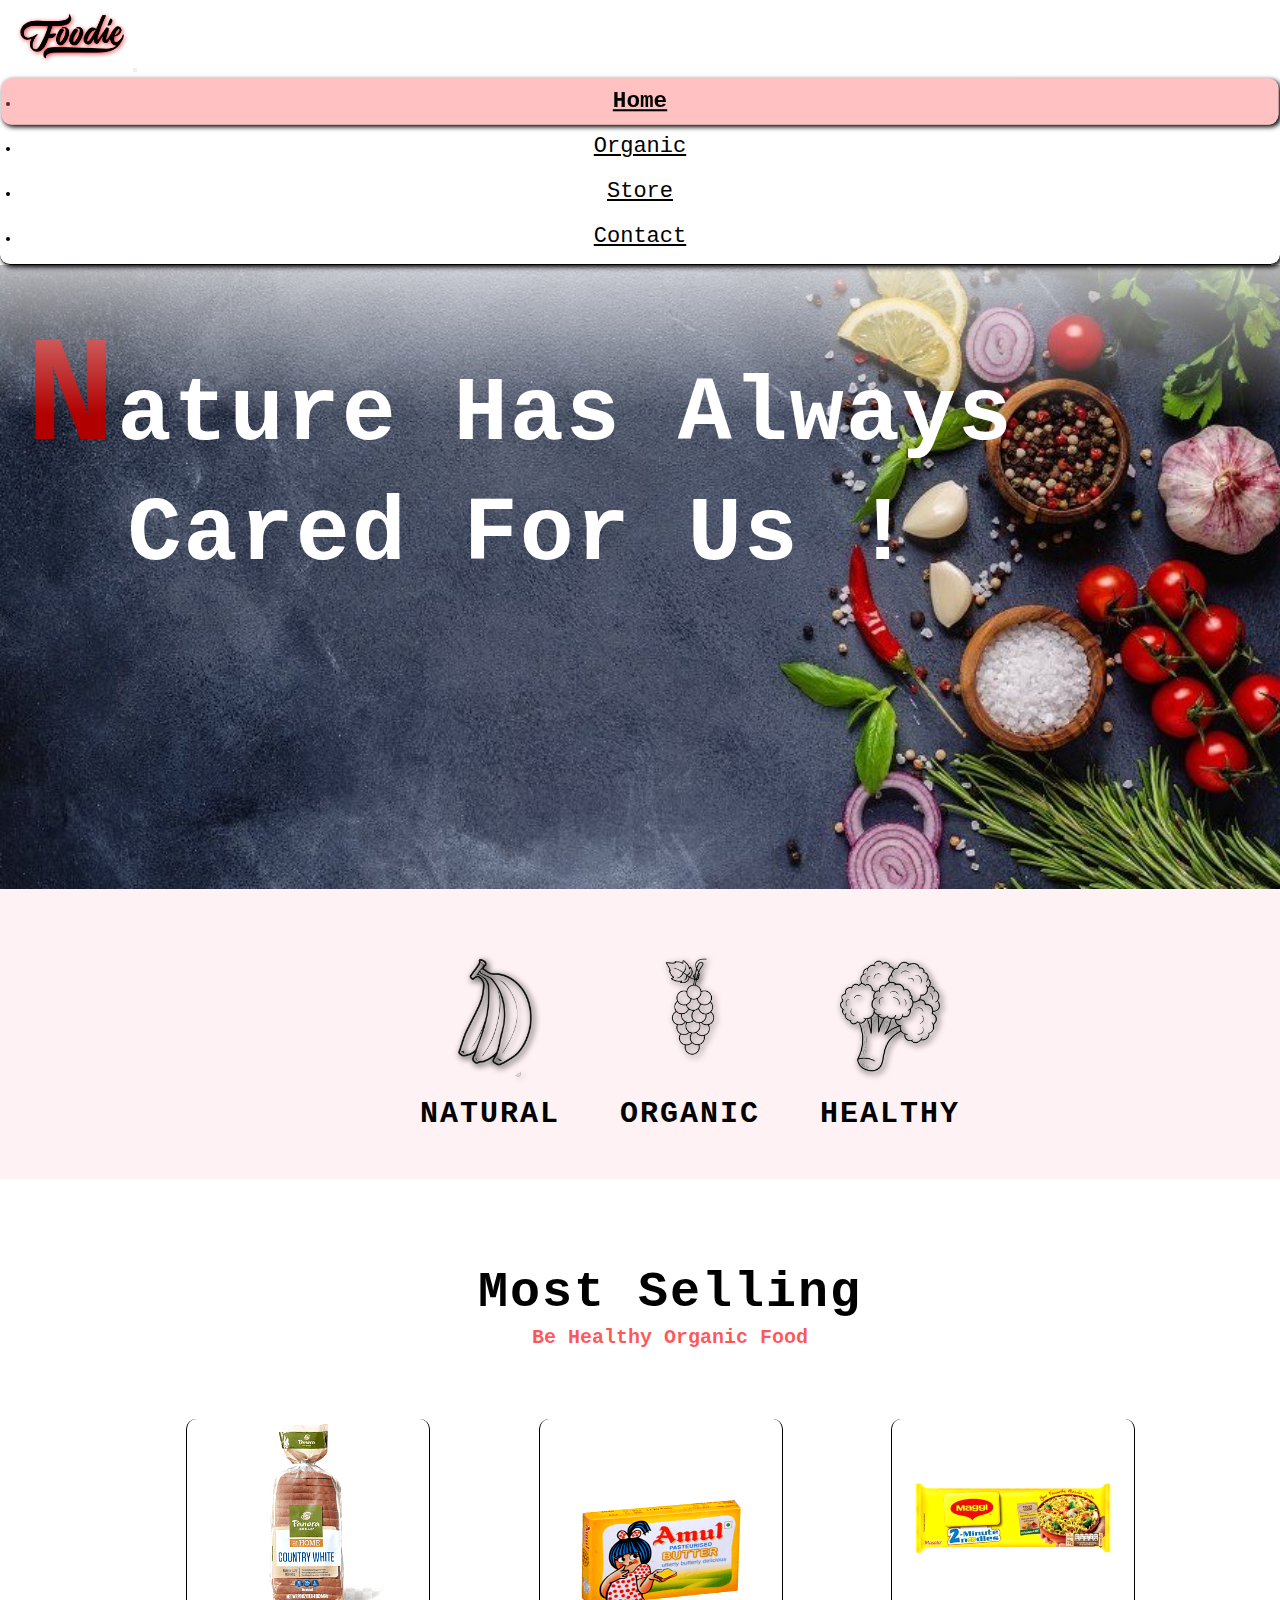
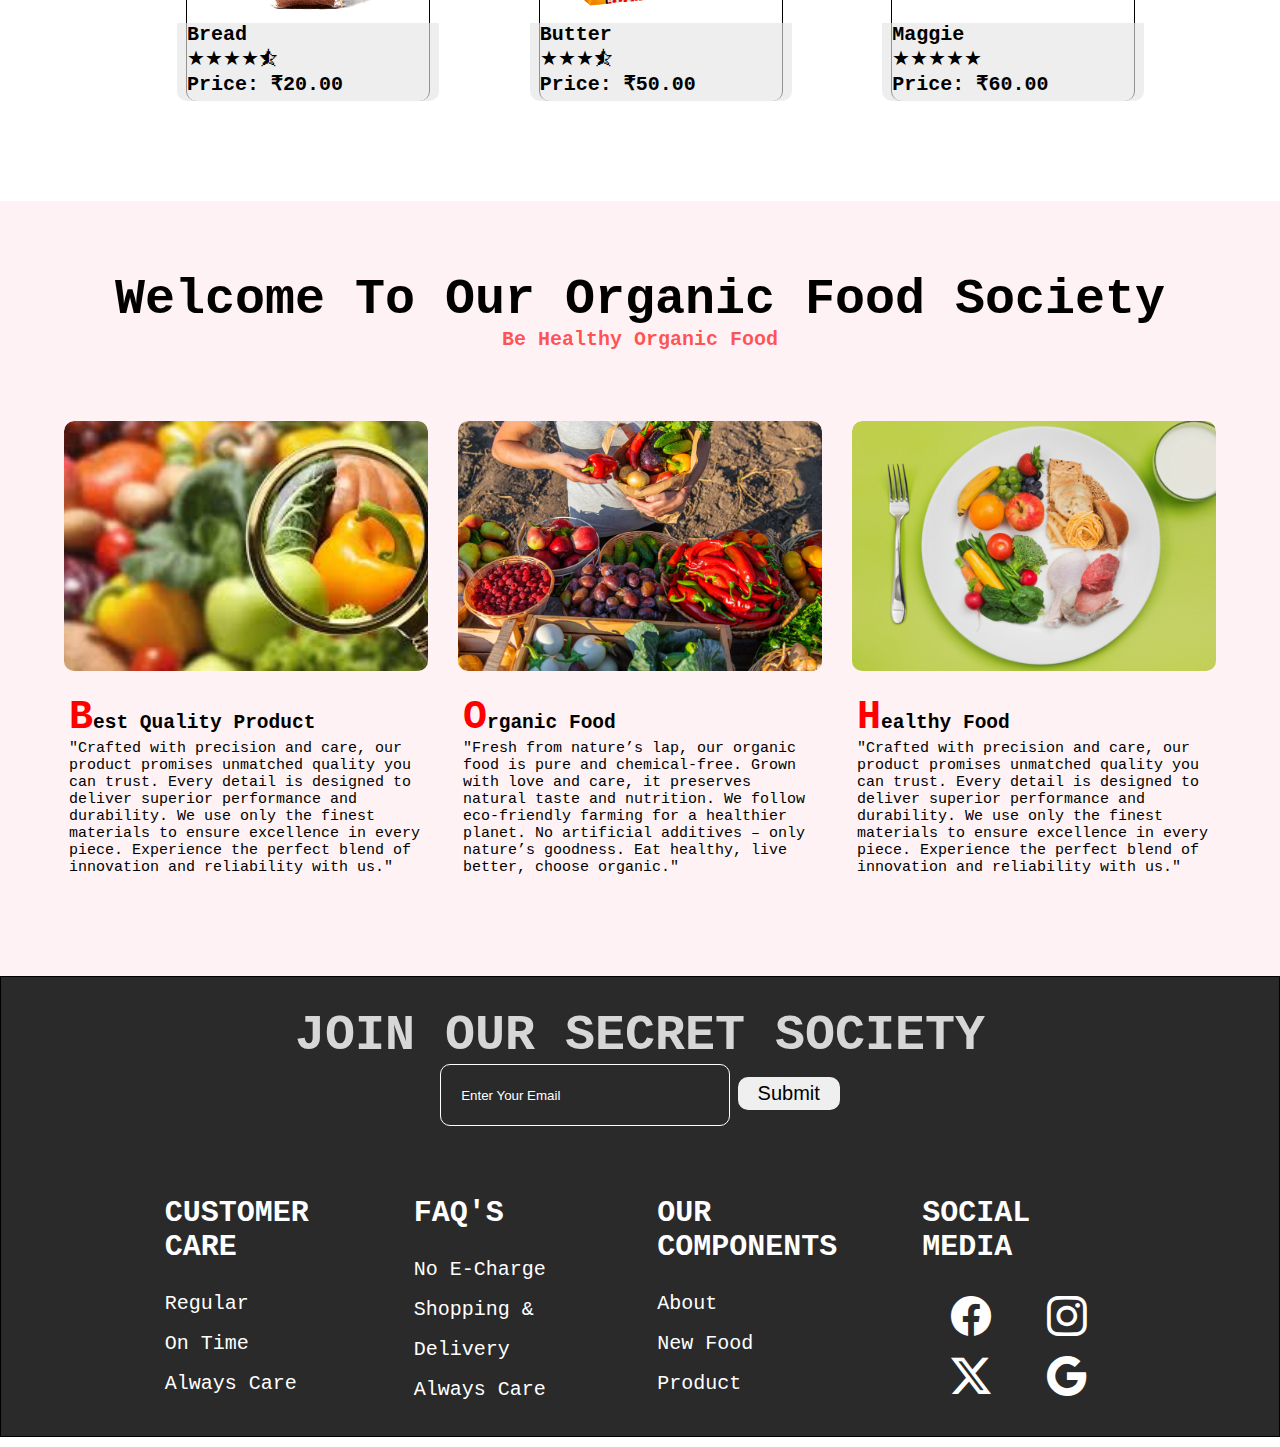
<file: final/index.html>
<!DOCTYPE html>
<html lang="en">

<head>
  <meta charset="UTF-8">
  <meta name="viewport" content="width=device-width, initial-scale=1.0">
  <title>Food Ordering</title>
  <link href="https://cdn.jsdelivr.net/npm/bootstrap@5.3.7/dist/css/bootstrap.min.css" rel="stylesheet"
    integrity="sha384-LN+7fdVzj6u52u30Kp6M/trliBMCMKTyK833zpbD+pXdCLuTusPj697FH4R/5mcr" crossorigin="anonymous">
    <link rel="stylesheet" href="https://cdn.jsdelivr.net/npm/bootstrap-icons@1.13.1/font/bootstrap-icons.min.css">
  <link rel="stylesheet" href="style.css">
</head>

<body>
  <main>

    <!-- NAVBAR----------------------------------------- -->
    <nav class="navbar navbar-expand-lg bg-body-tertiary">
      <div class="container-fluid">
        <img class="navbar-brand" src="./assets/logo.png" alt="">

        <button class="navbar-toggler" type="button" data-bs-toggle="collapse" data-bs-target="#navbarNavDropdown"
          aria-controls="navbarNavDropdown" aria-expanded="false" aria-label="Toggle navigation">
          <span class="navbar-toggler-icon"></span>
        </button>

        <div class="collapse navbar-collapse" id="navbarNavDropdown">
          <ul class="navbar-nav">
            <li class="nav-item">
              <a class="nav-link" aria-current="page" href="./index.html">Home</a>
            </li>
            <li class="nav-item">
              <a class="nav-link" href="#organic">Organic</a>
            </li>
            <li class="nav-item">
              <a class="nav-link" href="./store.html">Store</a>
            </li>
            <li class="nav-item">
              <a class="nav-link" href="./contact.html">Contact</a>
            </li>
          </ul>
        </div>

      </div>
    </nav>

    <!-- HEADER----------------------------------------- -->
    <header class="header header-container">

      <div class="header-img">
        <img class="image" src="./assets/headerLogo.jpg" alt="headerLogo">
      </div>

      <div class="header-heading">
        <h1 class="header-context">
          <span class="span-alphabate">
            <strong class="strong-alphabate">N</strong>ature Has Always <br> Cared For Us !
          </span>
        </h1>
      </div>

    </header>

    <!-- NEW-------------------------------------------- -->
    <section class="new">
      <div class="context">
        <div class="new-row">

          <div class="new-img">
            <!-- <img src="./assets/banana.png" alt=""> -->
            <img src="./assets/banana.png" alt="">
            <h6>NATURAL</h6>
          </div>

          <div class="new-img">
            <!-- <img src="./assets/grapes.png" alt=""> -->
            <img src="./assets/grapes.png" alt="">
            <h6>ORGANIC</h6>
          </div>

          <div class="new-img">
            <!-- <img src="./assets/broccoli.png" alt=""> -->
            <img src="./assets/broccoli.png" alt="">
            <h6>HEALTHY</h6>
          </div>

        </div>
      </div>
    </section>

    <!-- TRENDING--------------------------------------- -->
    <section class="trending">
      <div class="trending-context">
        <div class="layer">

          <div class="trending-heading">
            <h1>Most Selling</h1>
            <h5>Be Healthy Organic Food</h5>
          </div>

          <div class="items-container">
            <div class="layer_one">

              <div class="box">
                <div class="treding-img">
                  <img src="./assets/foodItems/breadpckt.png" alt="">
                </div>
                <div class="details">
                  <div class="item-name">Bread</div>
                  <div class="stars">★★★★⯪</div>
                  <div class="trending-price"> Price: ₹20.00</div>
                </div>
              </div>

              <div class="box">
                <div class="treding-img">
                  <img src="./assets/foodItems/butter.png" alt="">
                </div>

                <div class="details">
                  <div class="item-name">Butter</div>
                  <div class="stars">★★★⯪</div>
                  <div class="trending-price"> Price: ₹50.00</div>
                </div>
              </div>

              <div class="box">
                <div class="treding-img">
                  <img src="./assets/foodItems/maggie.png" alt="">
                </div>

                <div class="details">
                  <div class="item-name">Maggie</div>
                  <div class="stars">★★★★★</div>
                  <div class="trending-price"> Price: ₹60.00</div>
                </div>
              </div>

            </div>
          </div>

        </div>
      </div>
    </section>

    <!-- ORGANIC----------------------------------------- -->
    <section class="organic" id="organic">
      <div class="organic-container">

        <div class="organic-heading">
          <h1>Welcome To Our Organic Food Society</h1>
          <h5>Be Healthy Organic Food</h5>
        </div>

        <div class="organic-context">

          <div class="context-box">
            <div class="context-img">
              <img src="./assets/foodItems/organic1.jpg" alt="">
            </div>

            <div class="context-text">
              <h2><span>B</span>est Quality Product</h2>
              <p>"Crafted with precision and care, our product promises unmatched quality you can trust. Every detail is
                designed to deliver superior performance and durability. We use only the finest materials to ensure
                excellence in every piece. Experience the perfect blend of innovation and reliability with us."</p>
            </div>
          </div>

          <div class="context-box">
            <div class="context-img">
              <img src="./assets/foodItems/organic2.webp" alt="">
            </div>

            <div class="context-text">
              <h2><span>O</span>rganic Food</h2>
              <p>"Fresh from nature’s lap, our organic food is pure and chemical-free. Grown with love and care, it
                preserves natural taste and nutrition. We follow eco-friendly farming for a healthier planet. No
                artificial additives – only nature’s goodness.
                Eat healthy, live better, choose organic."</p>
            </div>
          </div>

          <div class="context-box">
            <div class="context-img">
              <img src="./assets/foodItems/organic3.png" alt="">
            </div>

            <div class="context-text">
              <h2><span>H</span>ealthy Food</h2>
              <p>"Crafted with precision and care, our product promises unmatched quality you can trust. Every detail is
                designed to deliver superior performance and durability. We use only the finest materials to ensure
                excellence in every piece. Experience the perfect blend of innovation and reliability with us."</p>
            </div>
          </div>
          
        </div>

      </div>
    </section>

    <!-- Footer------------------------------------------- -->
     <footer class="footer">
      <div class="footer-container">

        <div class="heading_email">
          <div class="footer-heading">
            <h1>JOIN OUR SECRET SOCIETY</h1>
          </div>
          <div class="email-submit">
            <input type="text" placeholder="Enter Your Email">
            <button type="submit">Submit</button>
          </div>
        </div>

        <div class="footer-context">
          <div class="services">

            <div class="service-box">
              <h5>CUSTOMER CARE</h5>
              <ul>
                <li>Regular</li>
                <li>On Time</li>
                <li>Always Care</li>
              </ul>
            </div>

            <div class="service-box">
              <h5>FAQ'S</h5>
              <ul>
                <li>No E-Charge</li>
                <li>Shopping & Delivery</li>
                <li>Always Care</li>
              </ul>
            </div>

            <div class="service-box">
              <h5>OUR COMPONENTS</h5>
              <ul>
                <li>About</li>
                <li>New Food</li>
                <li>Product</li>
              </ul>
            </div>

            <div class="service-box">
               <h5>SOCIAL MEDIA</h5>
               <div class="icons">
                 <div class="social-icon"><i class="bi bi-facebook"></i></div>
                 <div class="social-icon"><i class="bi bi-instagram"></i></div>
                 <div class="social-icon"><i class="bi bi-twitter-x"></i></div>
                 <div class="social-icon"><i class="bi bi-google"></i></div>
                </div>
            </div>

          </div>
        </div>
      </div>
     </footer>

  </main>

  <script src="https://cdn.jsdelivr.net/npm/bootstrap@5.3.7/dist/js/bootstrap.bundle.min.js"
    integrity="sha384-ndDqU0Gzau9qJ1lfW4pNLlhNTkCfHzAVBReH9diLvGRem5+R9g2FzA8ZGN954O5Q"
    crossorigin="anonymous"></script>
  <script src="script.js"></script>
</body>

</html>
</file>
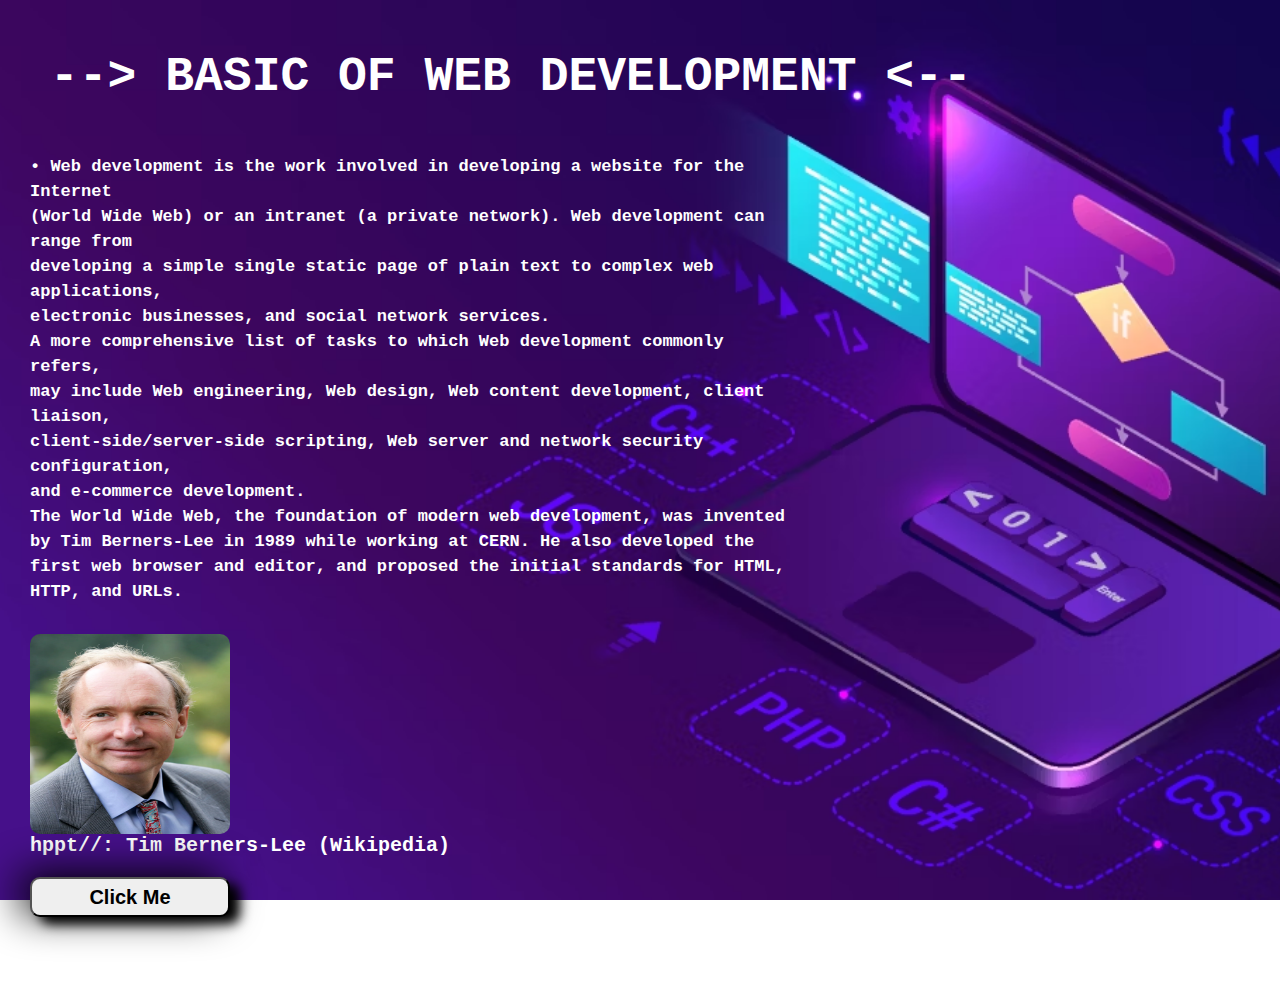
<file: T1basicWebDevelopment/index.html>
<!DOCTYPE html>
<html lang="en">

<head>
    <meta charset="UTF-8">
    <meta name="viewport" content="width=device-width, initial-scale=1.0">
    <title>Basic Web Development</title>
    <link rel="stylesheet" href="style.css">
</head>

<body>
    <div class="container">
        <div class="header">
            <h1>  -->  BASIC OF WEB DEVELOPMENT <-- </h1>
        </div>

        <div class="content">
            <p> • Web development is the work involved in developing a website for the Internet <br> (World Wide Web) or an
                intranet (a private network). Web development can range from <br> developing a simple single static page
                of plain text to complex web applications, <br> electronic businesses, and social network services. <br> A more
                comprehensive list of tasks to which Web development commonly refers, <br> may include Web engineering, Web
                design, Web content development, client liaison,  <br>client-side/server-side scripting, Web server and
                network security configuration, <br> and e-commerce development.
                <br>
                The World Wide Web, the foundation of modern web development, was invented by Tim Berners-Lee in 1989 while working at CERN. He also developed the first web browser and editor, and proposed the initial standards for HTML, HTTP, and URLs. 
                </p>
        </div>

        <div class="image">
            <img src="/T1basicWebDevelopment/assets/Tim-Berners-Lee.webp" alt="Web Development Image" />
        </div>

        <div class="links">
            <a href="https://en.wikipedia.org/wiki/Tim_Berners-Lee">hppt//: Tim Berners-Lee (Wikipedia)</a>
        </div>

        <div class="button">
            <button onclick="showMessage()">Click Me</button>
        </div>

        <div class="footer">
            <h2>By Mr.Kartikay Varun</h2>
        </div>
    </div>

    <script src="script.js"></script>
</body>

</html>
</file>
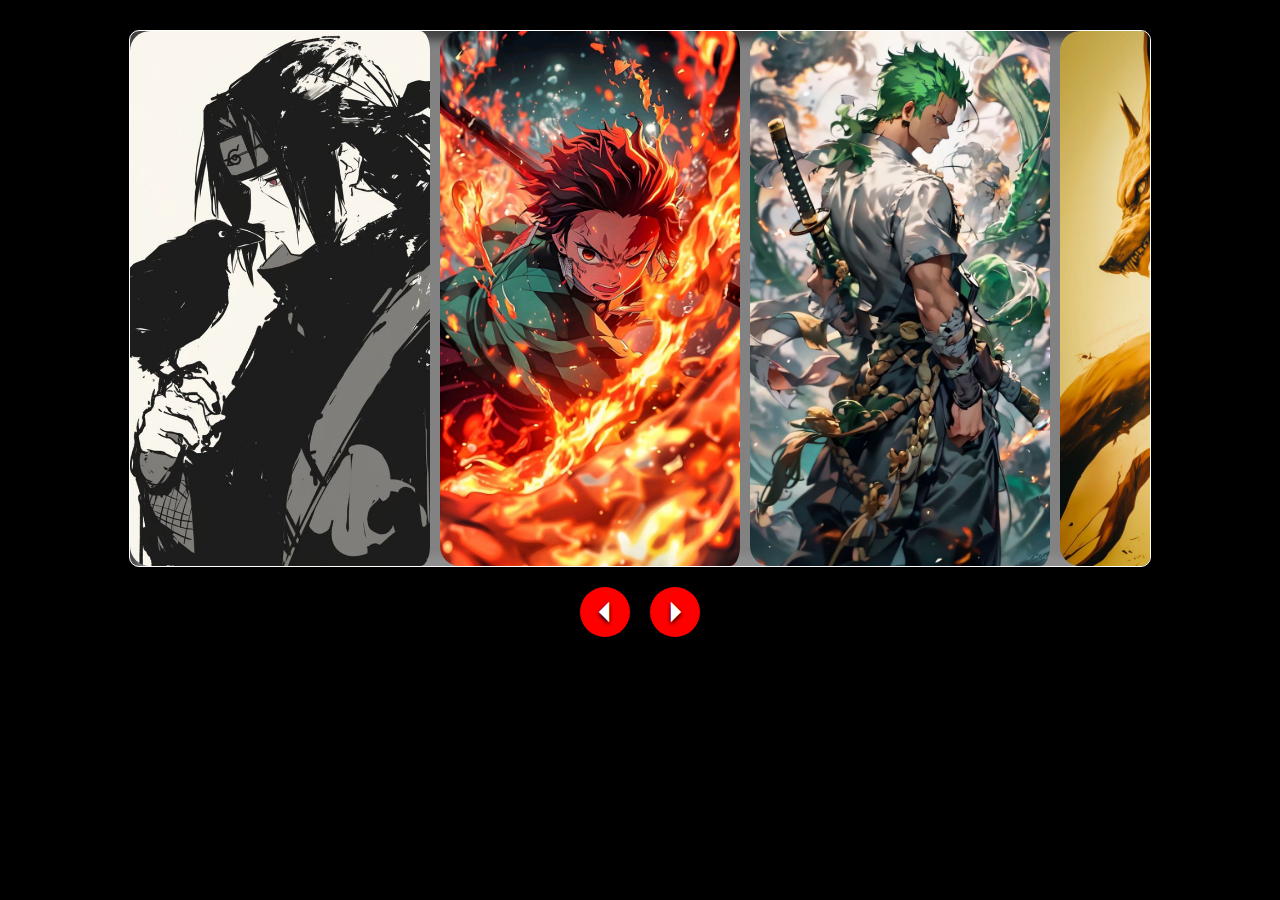
<file: T3/index.html>
<!DOCTYPE html>
<html lang="en">

<head>
    <meta charset="UTF-8">
    <meta name="viewport" content="width=device-width, initial-scale=1.0">
    <title>Task3</title>
    <link rel="stylesheet"
        href="https://fonts.googleapis.com/css2?family=Material+Symbols+Outlined:opsz,wght,FILL,GRAD@20..48,100..700,0..1,-50..200" />

    <link rel="stylesheet" href="./style.css">
</head>

<body>

    <main class="container">

        <div class="image_slider">

            <div class="corousel">
                <div class="list">

                    <img src="./assests/img1.jpg" alt="img1">
                    <img src="./assests/img2.jpg" alt="img2">
                    <img src="./assests/img3.jpg" alt="img3">
                    <img src="./assests/img4.jpg" alt="img4">
                    <img src="./assests/img5.jpg" alt="img5">
                    <img src="./assests/img6.jpg" alt="img6">
                    <img src="./assests/img7.jpg" alt="img7">
                    <img src="./assests/img8.jpg" alt="img8">
                    <img src="./assests/img9.jpg" alt="img9">
                    <img src="./assests/img10.jpg" alt="img10">

                </div>
            </div>


            <div class="slider-btn">
                <button class="left_btn">
                    <span class="material-symbols-outlined">arrow_left</span>
                </button>

                <button class="right_btn">
                    <span class="material-symbols-outlined">arrow_right</span>
                </button>
            </div>

        </div>

        <div class="jokes">

        </div>

    </main>


    <script src="./script.js"></script>
</body>

</html>
</file>
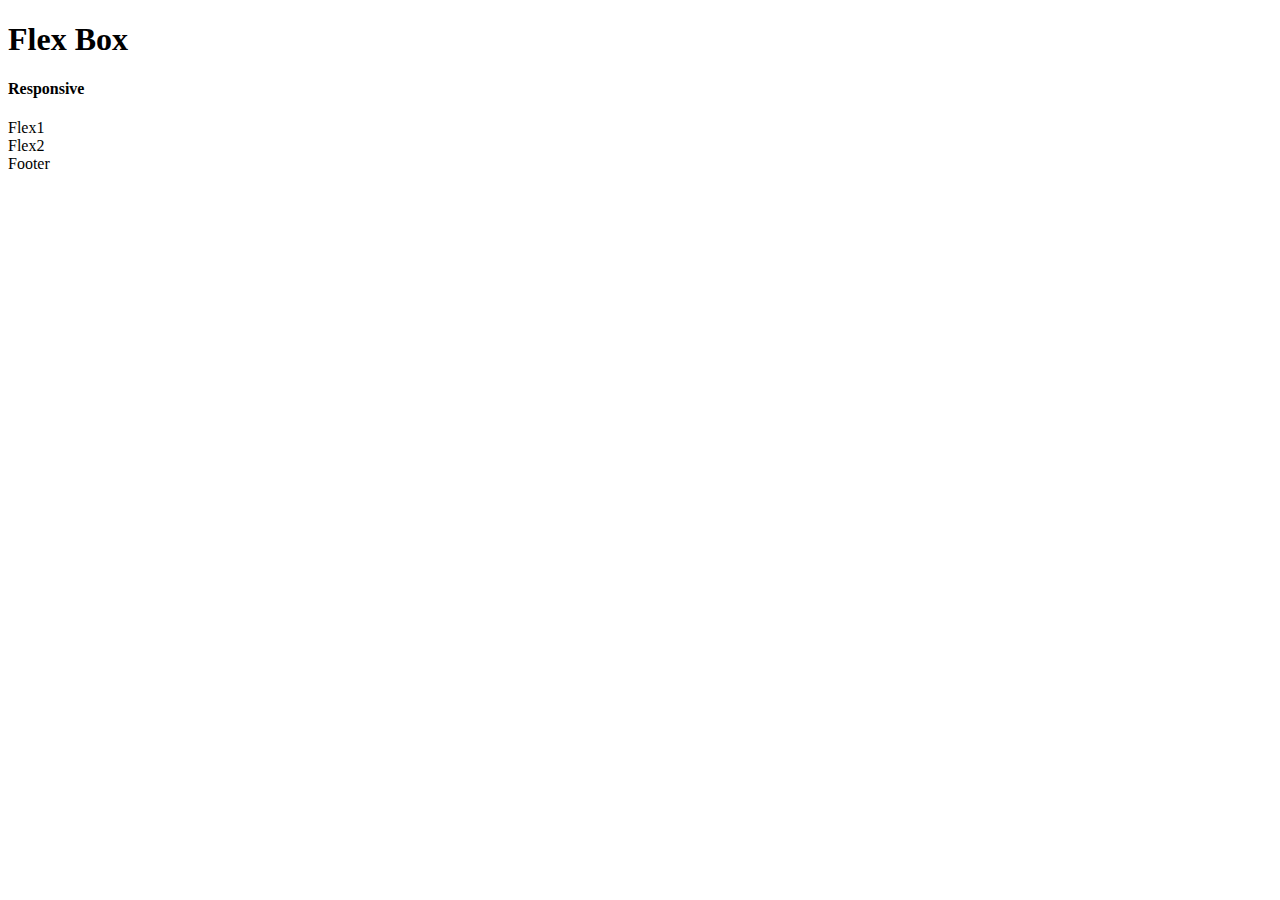
<file: T2/FlexBox/index.html>
<!DOCTYPE html>
<html lang="en">
<head>
    <meta charset="UTF-8">
    <meta name="viewport" content="width=device-width, initial-scale=1.0">
    <title>Flex Box</title>
    <link rel="stylesheet" href="style.css">
</head>
<body>
    <div class="container">
        <header class="header">
            <h1>Flex Box</h1>
            <h4>Responsive</h4>
        </header>
        <main class="main">
            <section class="flex1">Flex1</section>
            <section class="flex2">Flex2</section>
        </main>
        <footer class="footer">
            Footer
        </footer>
    </div>
</body>
</html>
</file>
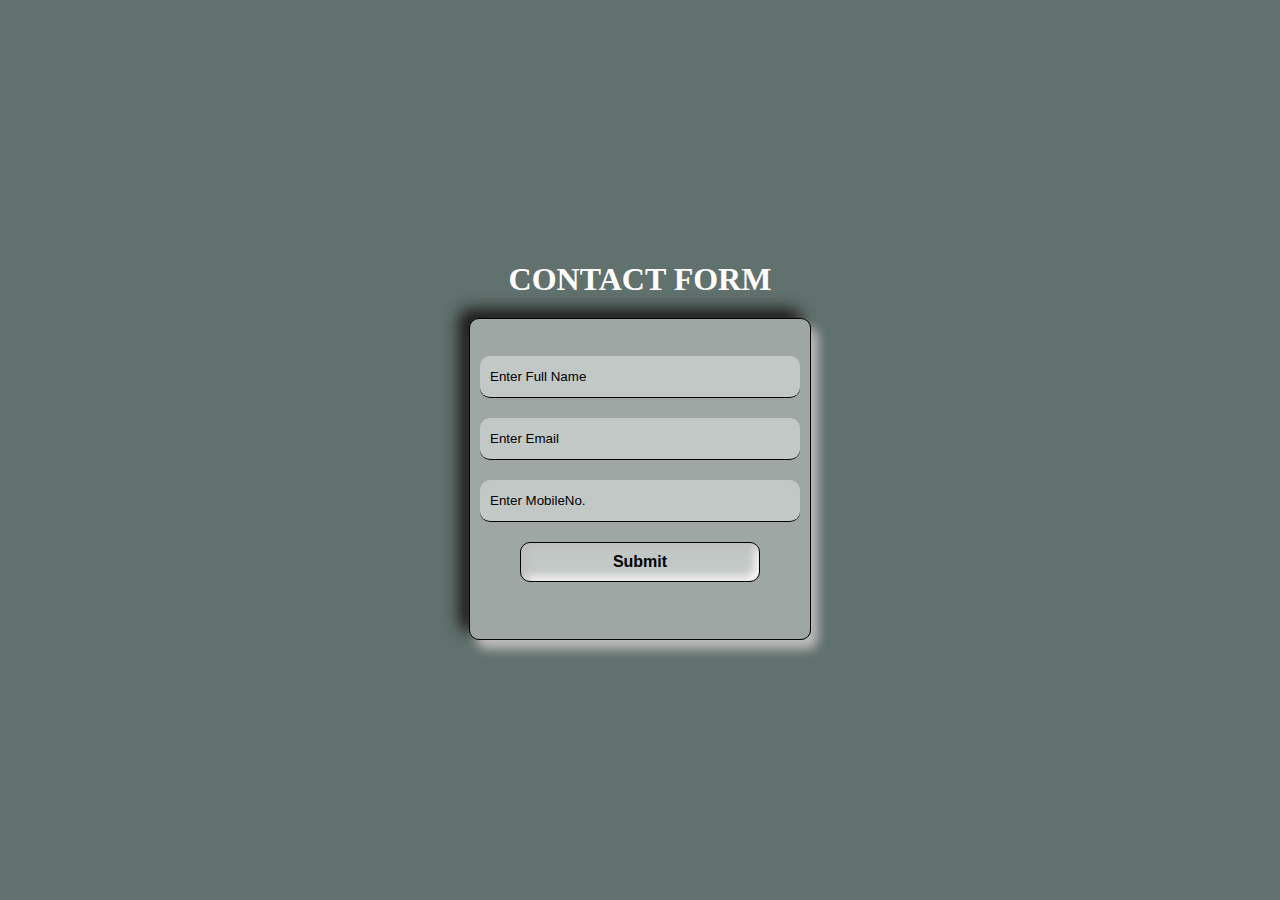
<file: T2/FORM/index.html>
<!DOCTYPE html>
<html lang="en">

<head>
    <meta charset="UTF-8">
    <meta name="viewport" content="width=device-width, initial-scale=1.0">
    <title>Contact Form</title>
    <link rel="stylesheet" href="style.css">
</head>

<body>
     <h1 class="heading">CONTACT FORM</h1>

    <form action="" class="form">
        <input type="text" id="name" placeholder="Enter Full Name" required>
        <input type="text" id="email" placeholder="Enter Email" required>
        <input type="tel" id="number" placeholder="Enter MobileNo." maxlength="10" required>
        <button>Submit</button>
        <p id="error"></p>
        </form>

        <script src="script.js"></script>
</body>

</html>
</file>
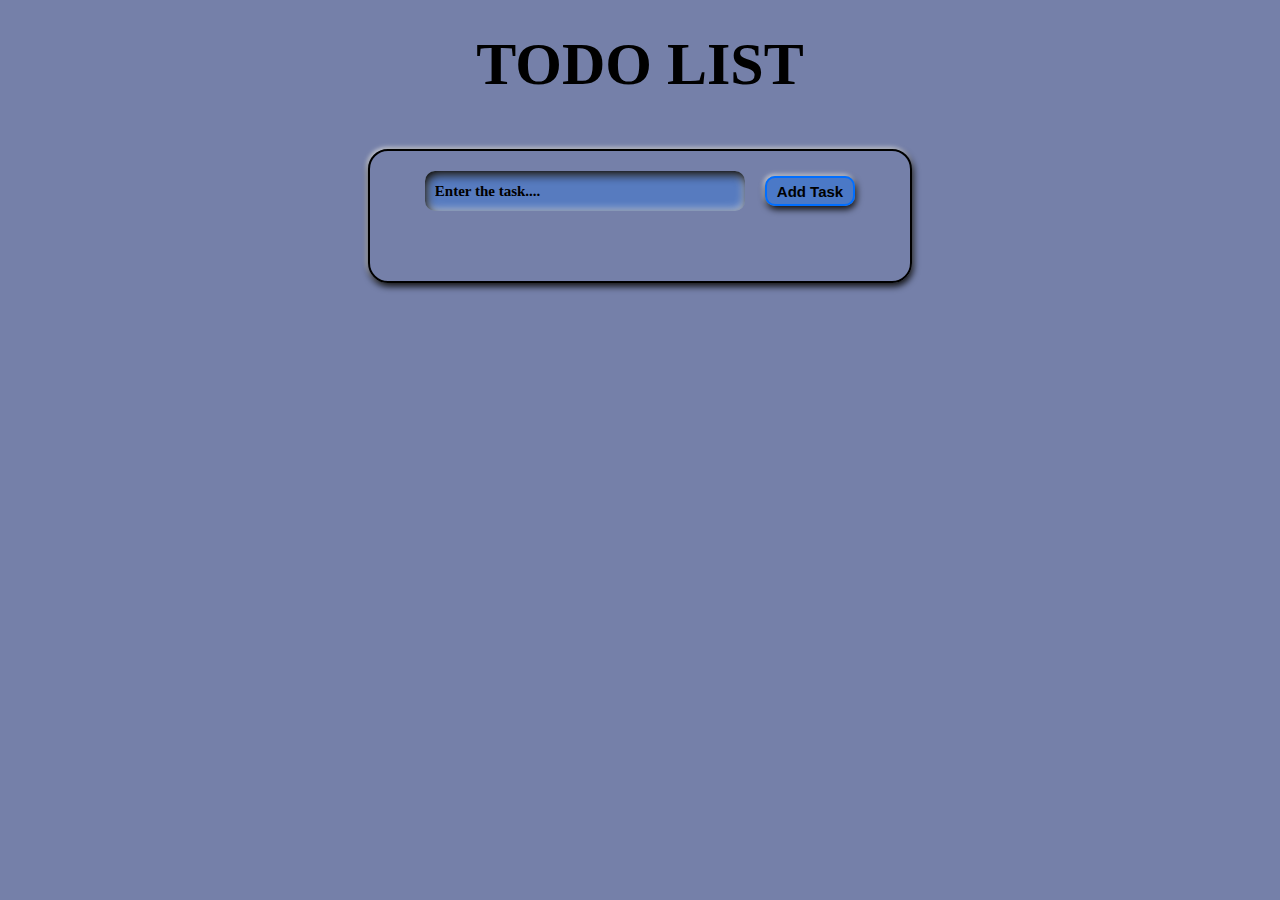
<file: T2/Todo/index.html>
<!DOCTYPE html>
<html lang="en">

<head>
    <meta charset="UTF-8">
    <meta name="viewport" content="width=device-width, initial-scale=1.0">
    <title>Todo</title>
    <link rel="stylesheet" href="style.css">
</head>

<body>

    <div class="heading">
        <h1>TODO LIST</h1>
    </div>

    <div class="container">
        <div class="add">
            <input type="text" class="inputText" placeholder="Enter the task...." required>
            <button class="button" onclick="addTask()">Add Task</button>
        </div>

        <div class="list">
            <ul id="taskList">
                
            </ul>
        </div>
    </div>

    <script src="script.js"></script>
</body>

</html>
</file>
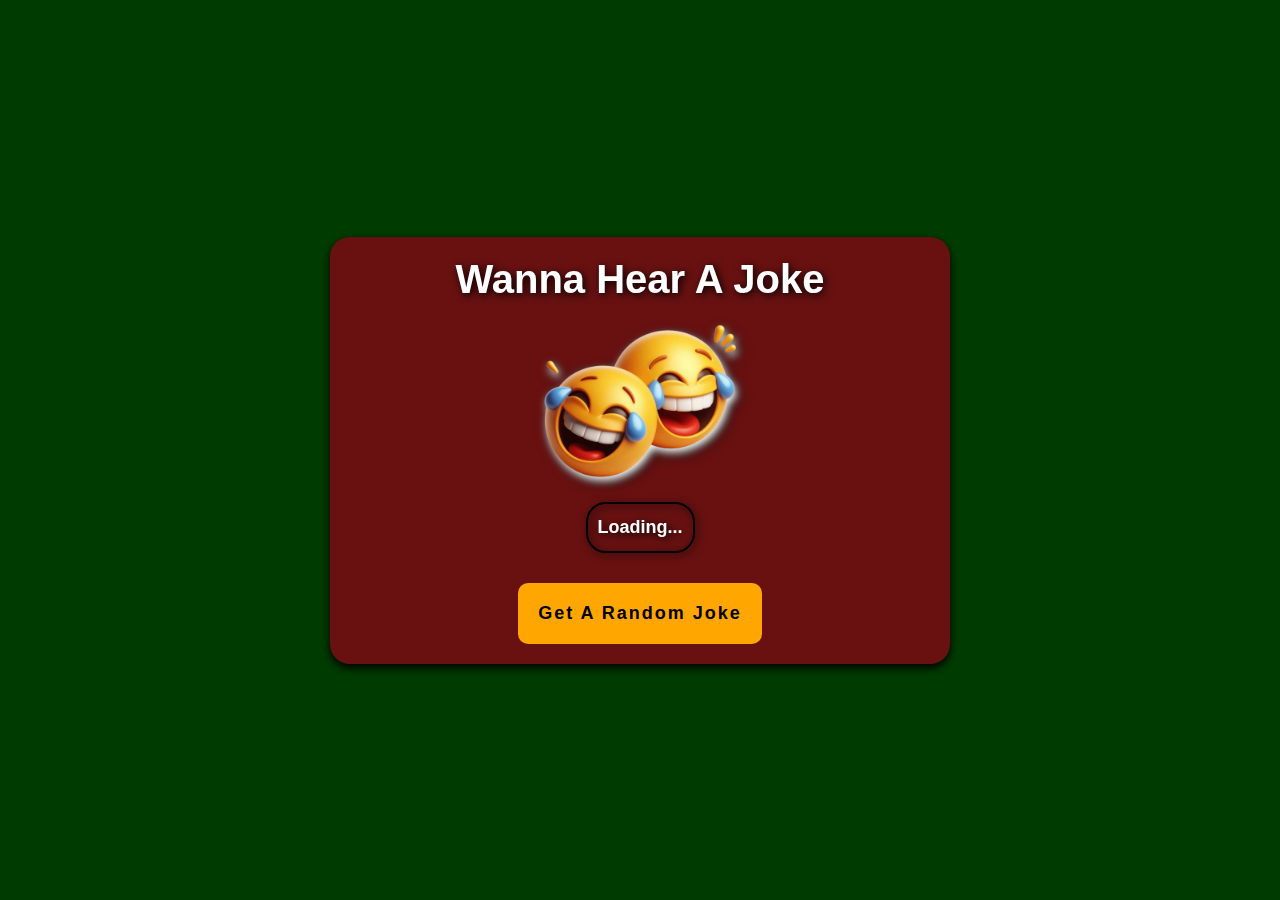
<file: T3/two/index.html>
<!DOCTYPE html>
<html lang="en">
<head>
    <meta charset="UTF-8">
    <meta name="viewport" content="width=device-width, initial-scale=1.0">
    <title>Jokes</title>
    <link rel="stylesheet" href="./style.css">
</head>
<body>

    <main class="container">
        <div class="context">

            <div class="emoji">

                <h1>Wanna Hear A Joke</h1>
                 
                <img src="./assets/emoji.png" alt="">
            </div>

            <div class="jokes">
                  
            </div>

            <div class="shuffle_btn">
                     <button class="btn">Get A Random Joke</button>
            </div>

        </div>
    </main>
    


    <script src="./script.js"></script>
</body>
</html>
</file>
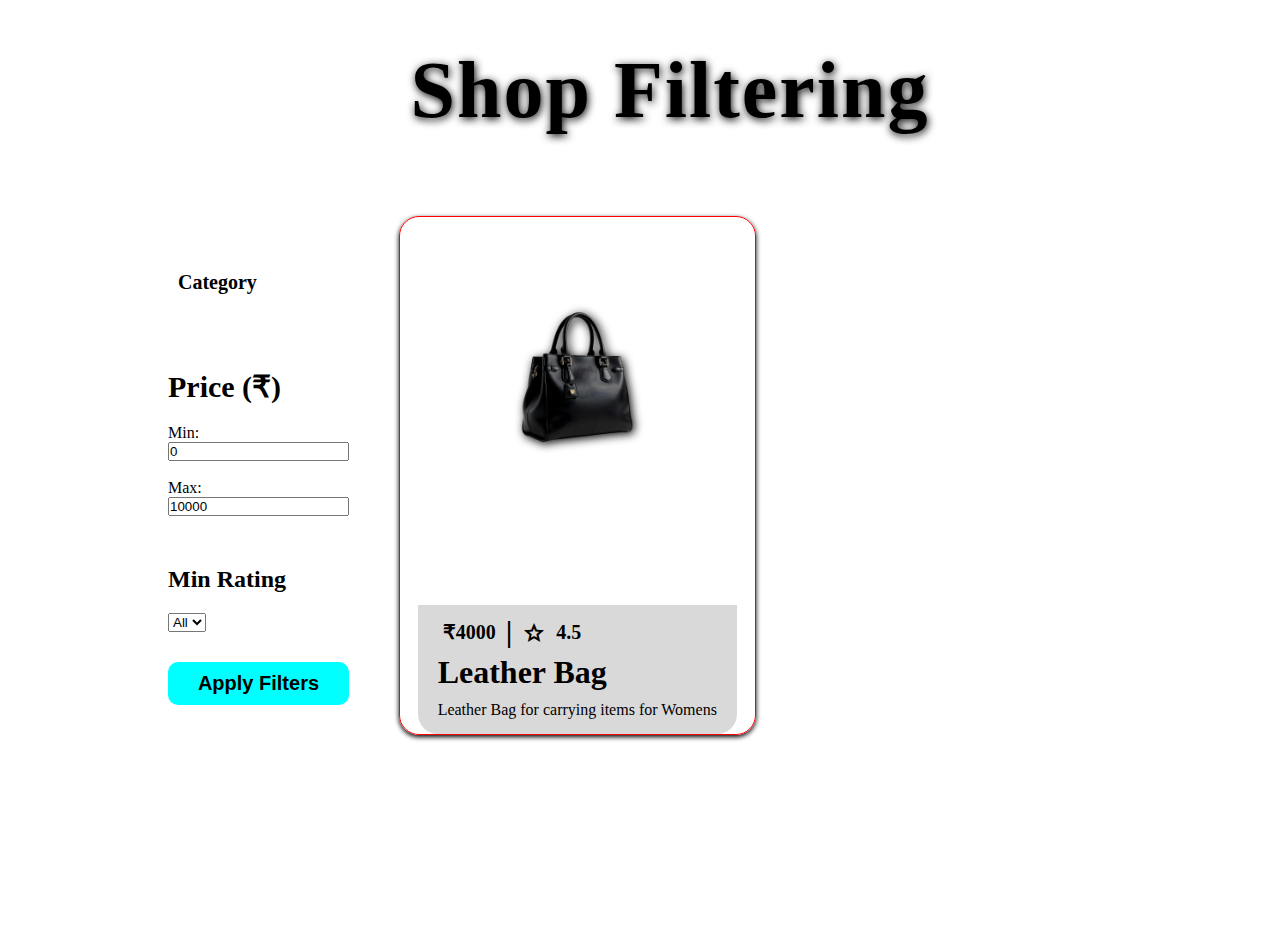
<file: T4/Three/index.html>
<!DOCTYPE html>
<html lang="en">

<head>
    <meta charset="UTF-8">
    <meta name="viewport" content="width=device-width, initial-scale=1.0">
    <title>Filtering-Product</title>
    <link rel="stylesheet" href="style.css">
    <link rel="stylesheet"
        href="https://fonts.googleapis.com/css2?family=Material+Symbols+Outlined:opsz,wght,FILL,GRAD@20..48,100..700,0..1,-50..200" />
</head>

<body>

    <main class="product_filter">
        <section class="shop_filter">
            <div class="heading">
                <h1>Shop Filtering</h1>
            </div>


            <div class="full_container">

                <div class="container">
                    <div class="category_section">
                        <div class="list_filter ">
                            <h1>Category</h1>
                            <div class="category_list"></div>
                        </div>

                        <!-- PRICE---->
                        <div class="price_filter">
                            <h2>Price (₹)</h2>
                            <label>Min: <input type="number" id="minPrice" value="0" /></label><br />
                            <label>Max: <input type="number" id="maxPrice" value="10000" /></label>
                        </div>

                        <!-- RATING------------->
                        <div class="rating_filter">
                            <h2>Min Rating</h2>
                            <select id="minRating">
                                <option value="0">All</option>
                                <option value="1">1+</option>
                                <option value="2">2+</option>
                                <option value="3">3+</option>
                                <option value="4">4+</option>
                            </select>
                        </div>

                        <button onclick="applyAllFilters()">Apply Filters</button>

                    </div>
                </div>

                <div class="products">
                    <div class="product-box">
                        <div class="product_img">
                            <img src="./assets/bag.png" alt="">
                        </div>
                        <div class="context">
                            <h5> <span class="price">₹4000</span>
                                <span class="divider"> | </span>
                                <span class="material-symbols-outlined star">star</span>
                                <span class="rating">4.5</span>
                            </h5>
                            <h1>Leather Bag</h1>
                            <p>Leather Bag for carrying items for Womens</p>
                        </div>
                    </div>
                </div>
            </div>
        </section>
    </main>


    <script src="script.js"></script>
</body>

</html>
</file>
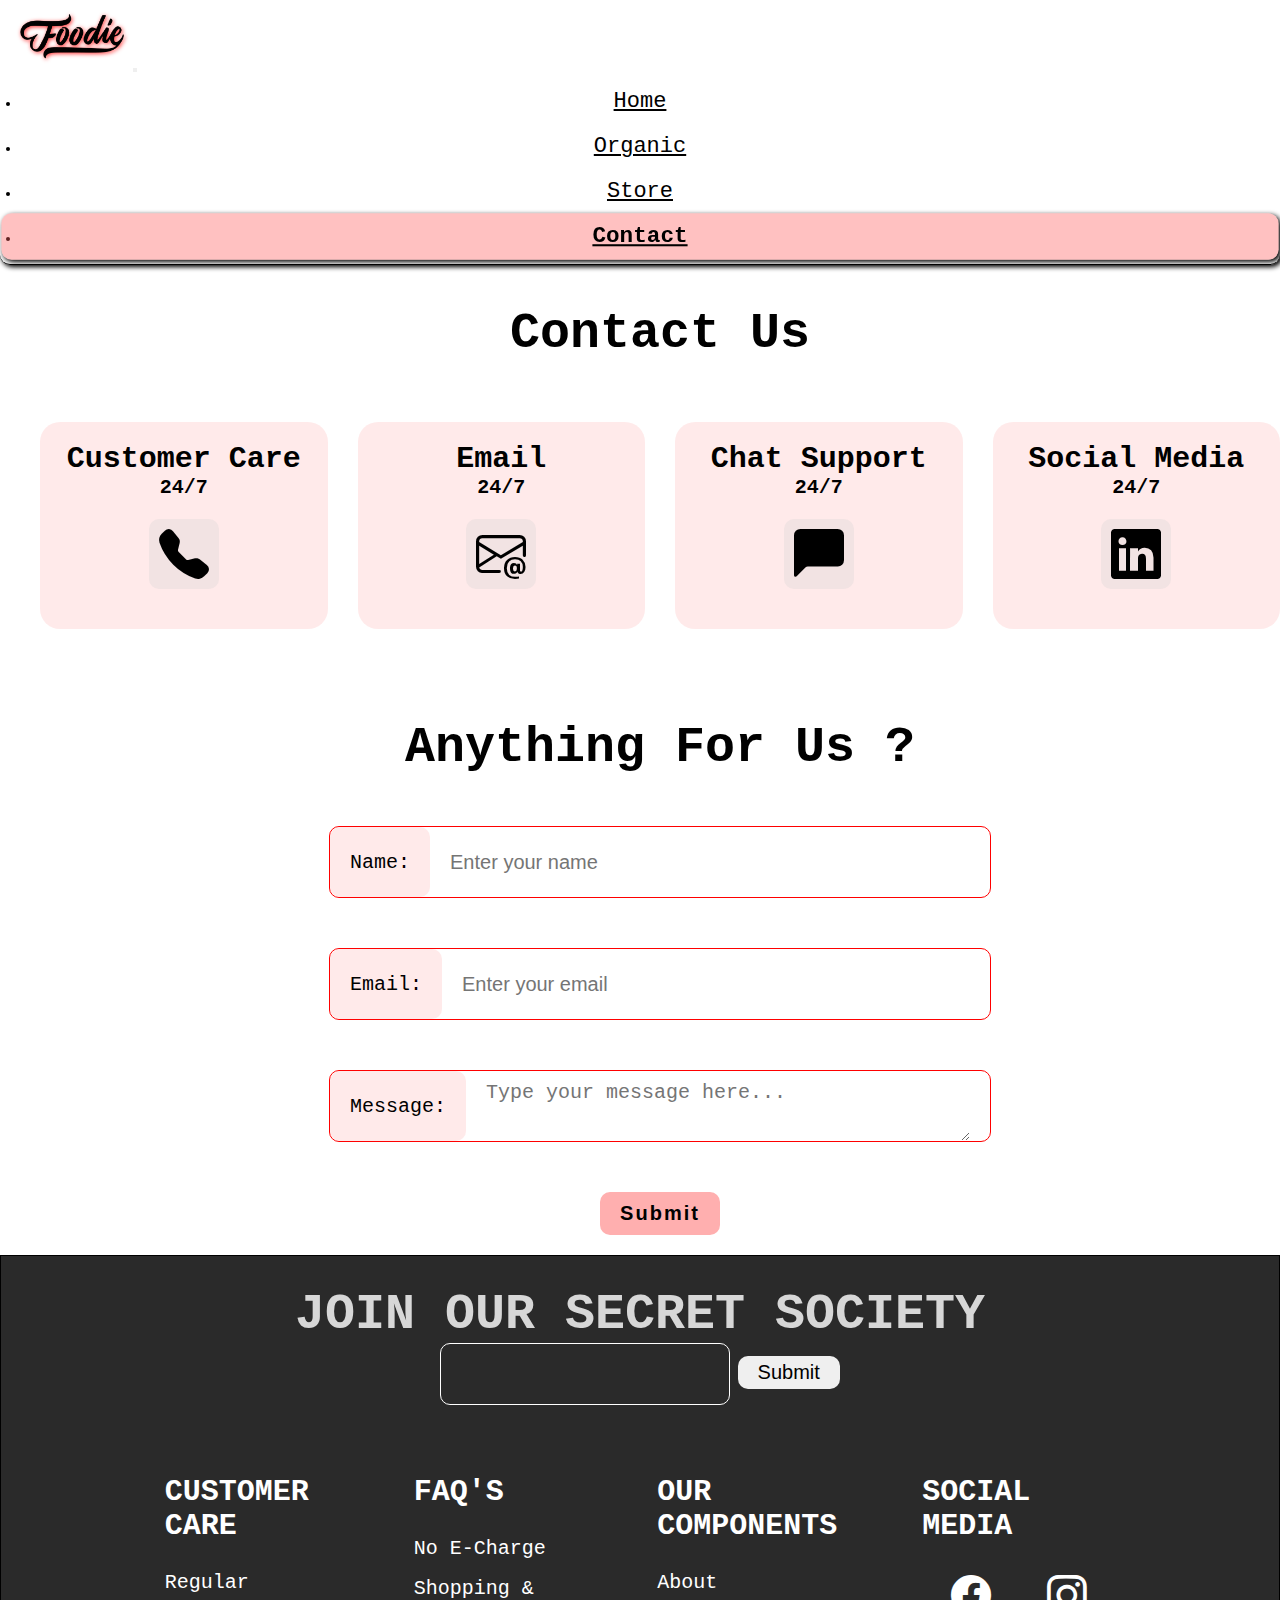
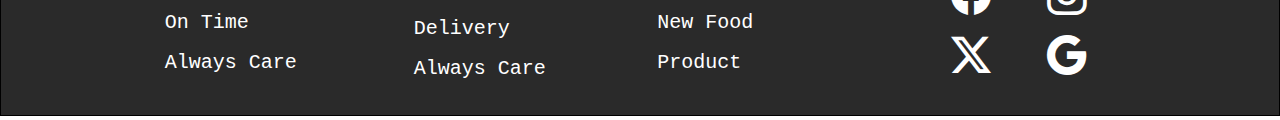
<file: final/contact.html>
<!DOCTYPE html>
<html lang="en">

<head>
  <meta charset="UTF-8">
  <meta name="viewport" content="width=device-width, initial-scale=1.0">
  <title>Food Ordering</title>
  <link href="https://cdn.jsdelivr.net/npm/bootstrap@5.3.7/dist/css/bootstrap.min.css" rel="stylesheet"
    integrity="sha384-LN+7fdVzj6u52u30Kp6M/trliBMCMKTyK833zpbD+pXdCLuTusPj697FH4R/5mcr" crossorigin="anonymous">
  <link rel="stylesheet" href="https://cdn.jsdelivr.net/npm/bootstrap-icons@1.13.1/font/bootstrap-icons.min.css">
  <link rel="stylesheet" href="style.css">
  <link rel="stylesheet" href="https://cdnjs.cloudflare.com/ajax/libs/animate.css/4.1.1/animate.min.css" />
</head>

<body>
  <main>
    <nav class="navbar navbar-expand-lg bg-body-tertiary">
      <div class="container-fluid">
        <img class="navbar-brand" src="./assets/logo.png" alt="">

        <button class="navbar-toggler" type="button" data-bs-toggle="collapse" data-bs-target="#navbarNavDropdown"
          aria-controls="navbarNavDropdown" aria-expanded="false" aria-label="Toggle navigation">
          <span class="navbar-toggler-icon"></span>
        </button>

        <div class="collapse navbar-collapse" id="navbarNavDropdown">
          <ul class="navbar-nav">
            <li class="nav-item">
              <a class="nav-link" aria-current="page" href="./index.html">Home</a>
            </li>
            <li class="nav-item">
              <a class="nav-link" href="./index.html">Organic</a>
            </li>
            <li class="nav-item">
              <a class="nav-link" href="./store.html">Store</a>
            </li>
            <li class="nav-item">
              <a class="nav-link" href="./contact.html">Contact</a>
            </li>
          </ul>
        </div>

      </div>
    </nav>

    <section class="contact">


      <div class="heading">
        <h1>Contact Us</h1>
      </div>

      <div class="service_boxes">
        <div class="box-container">

          <div class="block animate__animated animate__backInLeft">
            <span class="block-heading">Customer Care</span>
            <span class="duration">24/7</span>
            <span class="icon"><i class="bi bi-telephone-fill"></i></span>
          </div>

          <div class="block animate__animated animate__backInLeft">
            <span class="block-heading"> Email </span>

            <span class="duration">24/7</span>

            <span class="icon"><i class="bi bi-envelope-at"></i></span>
          </div>

          <div class="block animate__animated animate__backInLeft">
            <span class="block-heading">Chat Support</span>

            <span class="duration">24/7</span>

            <span class="icon"><i class="bi bi-chat-left-fill"></i></span>
          </div>

          <div class="block animate__animated animate__backInLeft">
            <span class="block-heading">Social Media</span>
        
            <span class="duration">24/7</span>
            
            <span class="icon"><i class="bi bi-linkedin"></i></span>
          </div>

        </div>
      </div>


      <form>

        <h1>Anything For Us ?</h1>

      <div class="details-input">
        <label for="name">Name:</label>
        <input class="input" type="text" id="name" name="name" placeholder="Enter your name" required>
      </div>

      <div class="details-input">
        <label for="email">Email:</label>
        <input class="input" type="email" id="email" name="email" placeholder="Enter your email" required>
      </div>

      <div class="details-input">
        <label for="message">Message:</label>
        <textarea class="input" id="message" name="message" rows="4" placeholder="Type your message here..." required></textarea>
      </div>  
        
        <button type="submit">Submit</button>

      </form>

    </section>

    <!-- Footer------------------------------------------- -->
    <footer class="footer">
      <div class="footer-container">

        <div class="heading_email">
          <div class="footer-heading">
            <h1>JOIN OUR SECRET SOCIETY</h1>
          </div>
          <div class="email-submit">
            <input type="text">
            <button type="submit">Submit</button>
          </div>
        </div>

        <div class="footer-context">
          <div class="services">

            <div class="service-box">
              <h5>CUSTOMER CARE</h5>
              <ul>
                <li>Regular</li>
                <li>On Time</li>
                <li>Always Care</li>
              </ul>
            </div>

            <div class="service-box">
              <h5>FAQ'S</h5>
              <ul>
                <li>No E-Charge</li>
                <li>Shopping & Delivery</li>
                <li>Always Care</li>
              </ul>
            </div>

            <div class="service-box">
              <h5>OUR COMPONENTS</h5>
              <ul>
                <li>About</li>
                <li>New Food</li>
                <li>Product</li>
              </ul>
            </div>

            <div class="service-box">
              <h5>SOCIAL MEDIA</h5>
              <div class="icons">
                <div class="social-icon"><i class="bi bi-facebook"></i></div>
                <div class="social-icon"><i class="bi bi-instagram"></i></div>
                <div class="social-icon"><i class="bi bi-twitter-x"></i></div>
                <div class="social-icon"><i class="bi bi-google"></i></div>
              </div>
            </div>

          </div>
        </div>
      </div>
    </footer>
  </main>

  <script src="https://cdn.jsdelivr.net/npm/bootstrap@5.3.7/dist/js/bootstrap.bundle.min.js"
    integrity="sha384-ndDqU0Gzau9qJ1lfW4pNLlhNTkCfHzAVBReH9diLvGRem5+R9g2FzA8ZGN954O5Q"
    crossorigin="anonymous"></script>
  <script src="script.js"></script>
</body>

</html>
</file>
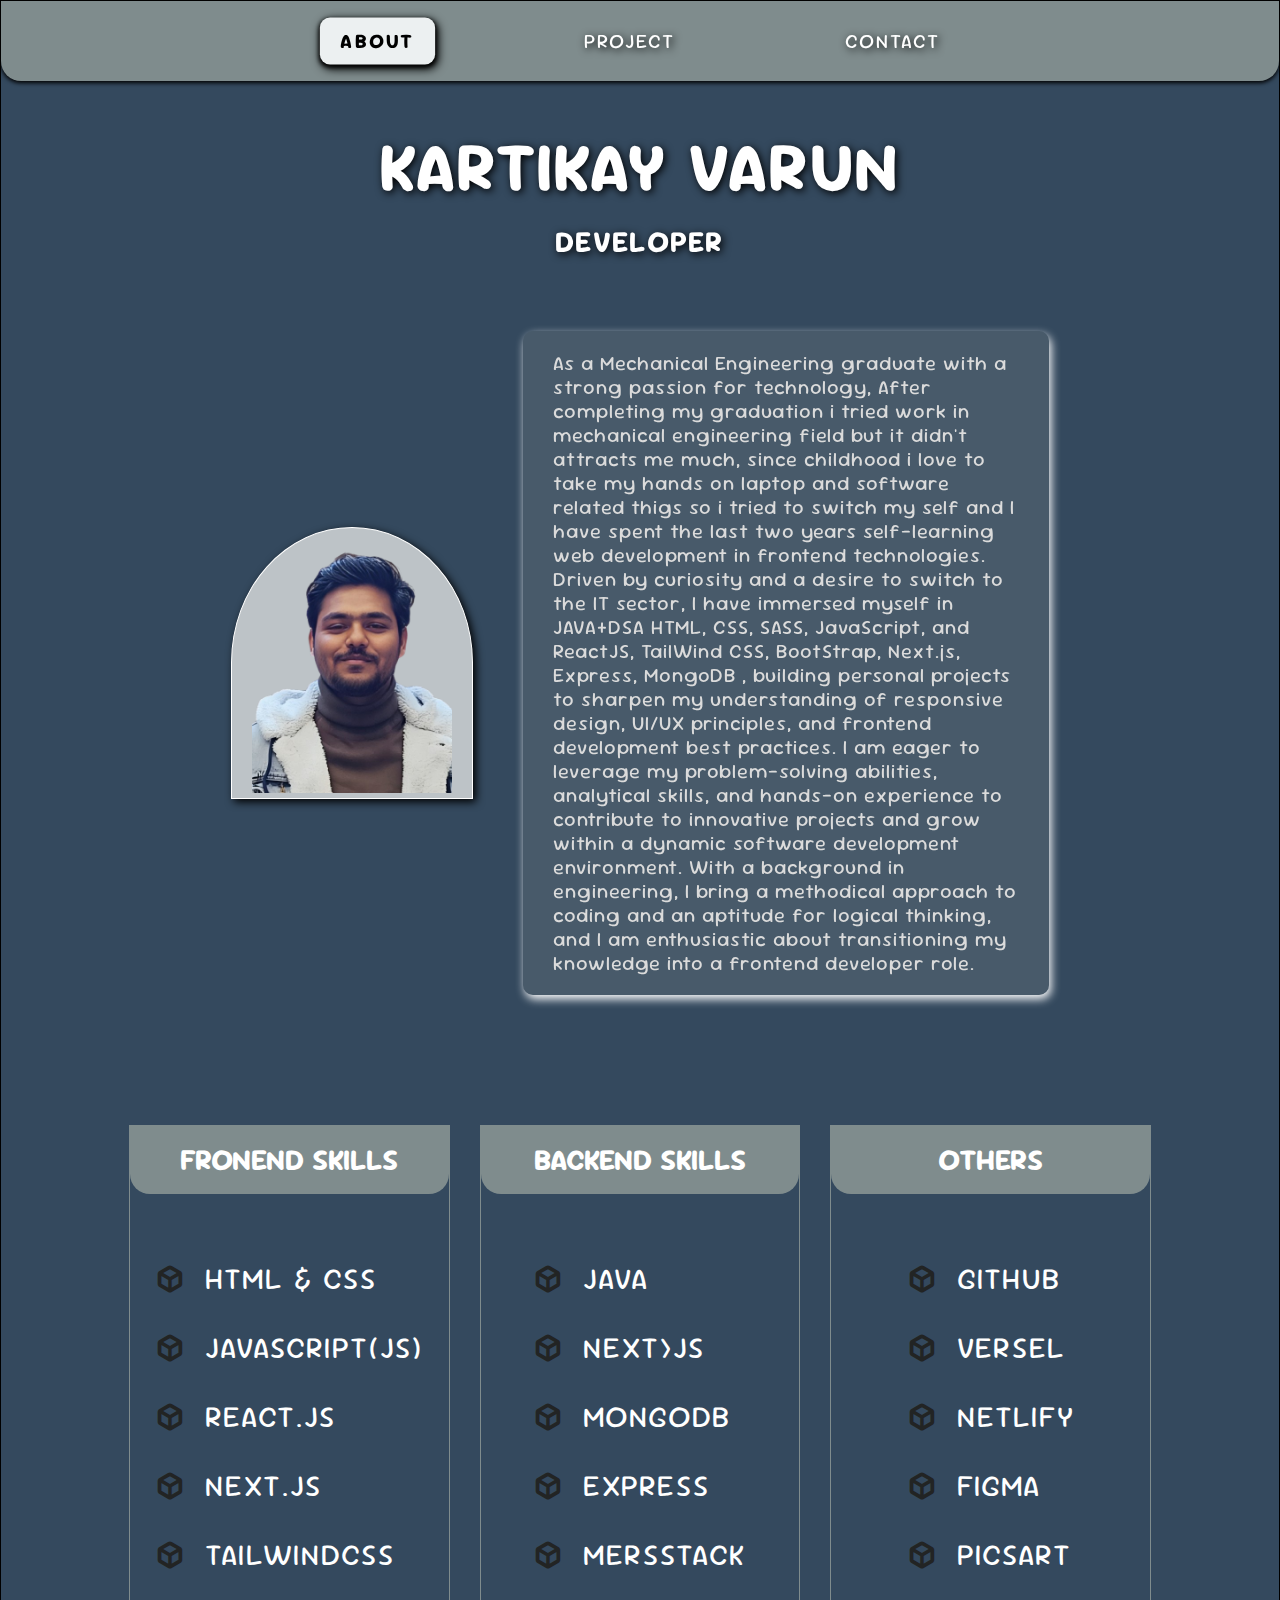
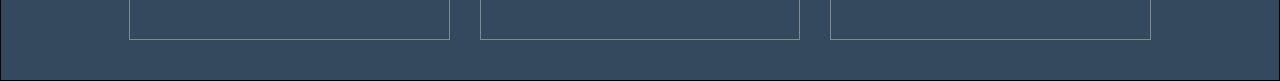
<file: T4/one/about.html>
<!DOCTYPE html>
<html lang="en">

<head>
    <meta charset="UTF-8">
    <meta name="viewport" content="width=device-width, initial-scale=1.0">

    <!-- css -->
    <link rel="stylesheet" href="./style.css">

    <!-- google font -->
    <link rel="preconnect" href="https://fonts.googleapis.com">
    <link rel="preconnect" href="https://fonts.gstatic.com" crossorigin>
    <link
        href="https://fonts.googleapis.com/css2?family=Crimson+Text:ital,wght@0,400;0,600;0,700;1,400;1,600;1,700&family=Roboto:ital,wght@0,100..900;1,100..900&family=Sour+Gummy:ital,wght@0,100..900;1,100..900&display=swap"
        rel="stylesheet">

    <!-- /icons -->
    <link rel="stylesheet"
        href="https://fonts.googleapis.com/css2?family=Material+Symbols+Outlined:opsz,wght,FILL,GRAD@20..48,100..700,0..1,-50..200" />

    <title>Portfolio</title>
</head>

<body>

    <main>

        <nav class="navbar">
            <ul class="nav_list">
                <li><a href="about.html">ABOUT</a></li>
                <li><a href="project.html">PROJECT</a></li>
                <li><a href="contact.html">CONTACT</a></li>
            </ul>
        </nav>


        <section class="about">  

            <header class="header">
                <div class="header_heading">
                    <h1>KARTIKAY VARUN</h1>
                    <h5>DEVELOPER</h5>
                </div>


                <div class="header_content">
                    <div class="my_img">
                        <img src="./mee.png" alt="">
                    </div>

                    <div class="header_context">
                        <p>As a Mechanical Engineering graduate with a strong passion for technology,
                            After completing my graduation i tried work in mechanical engineering field but it didn't
                            attracts me much, since childhood i love to take my hands on laptop and software related
                            thigs
                            so i tried to switch my self and I have spent the last two years self-learning web
                            development
                            in frontend technologies. Driven by curiosity and a desire to switch to the IT sector, I
                            have
                            immersed myself in JAVA+DSA HTML, CSS, SASS, JavaScript, and ReactJS, TailWind CSS,
                            BootStrap,
                            Next.js, Express, MongoDB , building personal projects to sharpen my understanding of
                            responsive
                            design, UI/UX principles, and frontend development best practices. I am eager to leverage my
                            problem-solving abilities, analytical skills, and hands-on experience to contribute to
                            innovative projects and grow within a dynamic software development environment. With a
                            background in engineering, I bring a methodical approach to coding and an aptitude for
                            logical
                            thinking, and I am enthusiastic about transitioning my knowledge into a frontend developer
                            role.
                        </p>
                    </div>
                </div>
            </header>

            <div class="about_context">
                <div class="skills">
                    <div class="frontend">
                        <h1 class="skills_heading" >FRONEND SKILLS</h1>
                        <ul class="skilld-list">
                            <li><span class="material-symbols-outlined">
                                    deployed_code
                                </span>HTML & CSS</li>
                            <li><span class="material-symbols-outlined">
                                    deployed_code
                                </span>JAVASCRIPT(JS)</li>
                            <li><span class="material-symbols-outlined">
                                    deployed_code
                                </span>REACT.JS</li>
                            <li><span class="material-symbols-outlined">
                                    deployed_code
                                </span>NEXT.JS</li>
                            <li><span class="material-symbols-outlined">
                                    deployed_code
                                </span>TAILWINDCSS</li>
                        </ul>
                    </div>
                    <div class="backend">
                        <h1 class="skills_heading" >BACKEND SKILLS</h1>
                        <ul class="skilld-list">
                            <li><span class="material-symbols-outlined">
                                    deployed_code
                                </span>JAVA</li>
                            <li><span class="material-symbols-outlined">
                                    deployed_code
                                </span>NEXT>JS</li>
                            <li><span class="material-symbols-outlined">
                                    deployed_code
                                </span>MONGODB</li>
                            <li><span class="material-symbols-outlined">
                                    deployed_code
                                </span>EXPRESS</li>
                            <li><span class="material-symbols-outlined">
                                    deployed_code
                                </span>MERSSTACK</li>
                        </ul>
                    </div>
                    <div class="extra">
                        <h1 class="skills_heading" >OTHERS</h1>
                        <ul class="skilld-list">
                            <li><span class="material-symbols-outlined">
                                    deployed_code
                                </span>GITHUB</li>
                            <li><span class="material-symbols-outlined">
                                    deployed_code
                                </span>VERSEL</li>
                            <li><span class="material-symbols-outlined">
                                    deployed_code
                                </span>NETLIFY</li>
                            <li><span class="material-symbols-outlined">
                                    deployed_code
                                </span>FIGMA</li>
                            <li><span class="material-symbols-outlined">
                                    deployed_code
                                </span>PICSART</li>
                        </ul>
                    </div>
                </div>
            </div>
        </section>


    </main>


    <script src="./script.js"></script>
</body>

</html>
</file>
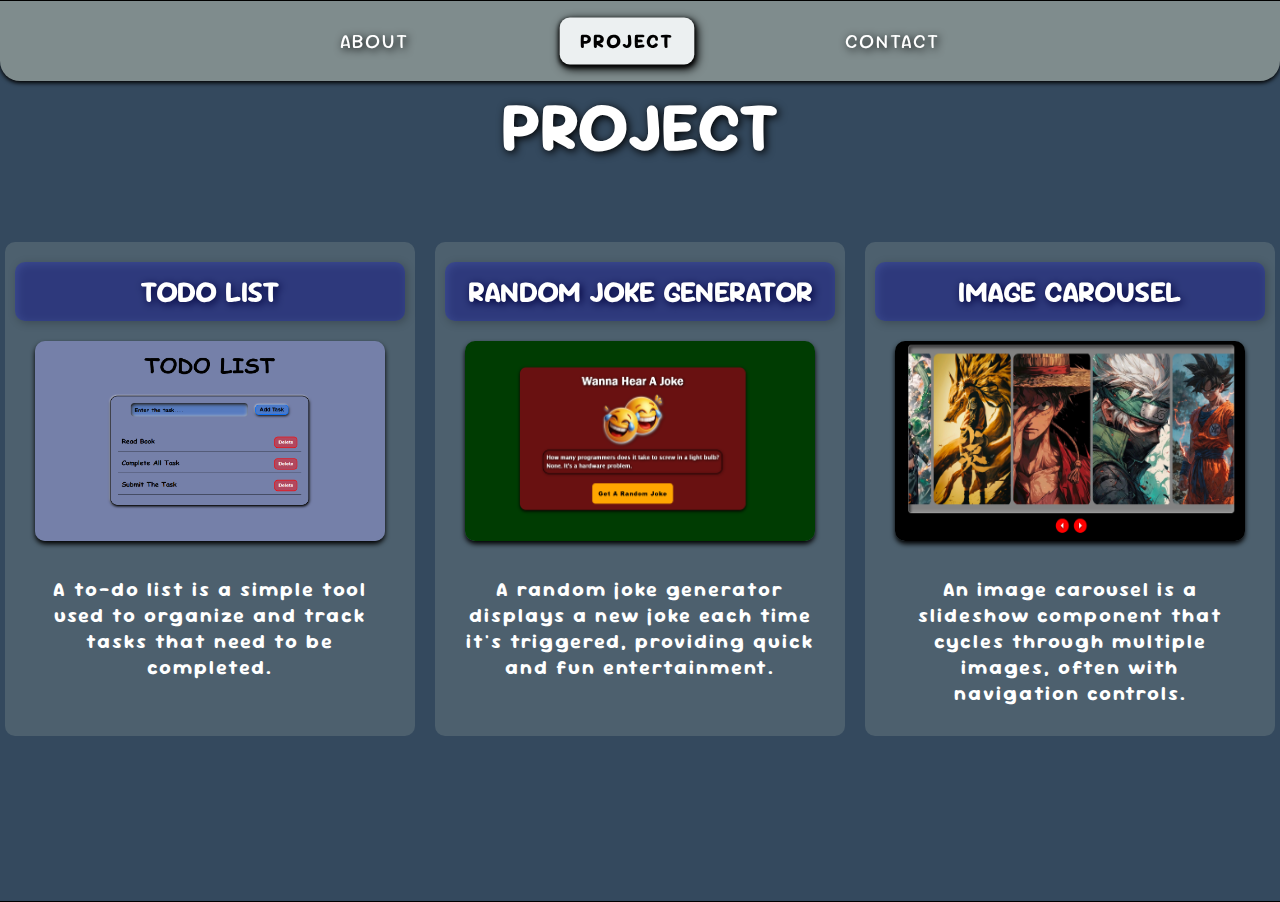
<file: T4/one/project.html>
<!DOCTYPE html>
<html lang="en">

<head>
    <meta charset="UTF-8">
    <meta name="viewport" content="width=device-width, initial-scale=1.0">

    <!-- css -->
    <link rel="stylesheet" href="./style.css">

    <!-- google font -->
    <link rel="preconnect" href="https://fonts.googleapis.com">
    <link rel="preconnect" href="https://fonts.gstatic.com" crossorigin>
    <link
        href="https://fonts.googleapis.com/css2?family=Crimson+Text:ital,wght@0,400;0,600;0,700;1,400;1,600;1,700&family=Roboto:ital,wght@0,100..900;1,100..900&family=Sour+Gummy:ital,wght@0,100..900;1,100..900&display=swap"
        rel="stylesheet">

    <title>Portfolio</title>
</head>

<body>

    <main>

        <nav class="navbar">
            <ul class="nav_list">
                <li><a href="about.html">ABOUT</a></li>
                <li><a href="project.html">PROJECT</a></li>
                <li><a href="contact.html">CONTACT</a></li>
            </ul>
        </nav>

        <section class="project">
            <div class="project_heading">
                <h1>PROJECT</h1>
            </div>

            <div class="project_details">
                <div class="project_container">
                    <div class="container_heading">
                        <h1>TODO LIST</h1>
                        <img src="./todo.png" alt="">
                        <h5>A to-do list is a simple tool used to organize and track tasks that need to be completed.</h5>
                    </div>
                </div>

                <div class="project_container">
                    <div class="container_heading">
                        <h1>RANDOM JOKE GENERATOR</h1>
                        <img src="./joke.png" alt="">
                        <h5>A random joke generator displays a new joke each time it's triggered, providing quick and fun entertainment.</h5>
                    </div>
                </div>

                <div class="project_container">
                    <div class="container_heading">
                        <h1>IMAGE CAROUSEL</h1>
                        <img src="./carousel.png" alt="">
                        <h5> An image carousel is a slideshow component that cycles through multiple images, often with navigation controls.</h5>
                    </div>
                </div>
            </div>
        </section>

    </main>


    <script src="./script.js"></script>
</body>

</html>
</file>
<file: final/style.css>
* {
  padding: 0;
  margin: 0;
}

html,
body {
  padding: 0;
  margin: 0;
  box-sizing: border-box;
  scroll-behavior: smooth;
  font-family: monospace;
  scroll-behavior: smooth;
}

.navbar {
  border-bottom: 1px solid black;
  box-shadow: 2px 2px 5px black;
  position: relative;
  z-index: 10;
  border-bottom-right-radius: 10px;
  border-bottom-left-radius: 10px;
}

.navbar-brand {
  height: 70px;
  width: auto;
  margin-left: 20px;
  filter: drop-shadow(1px 1px 2px rgba(255, 0, 0, 0.848));
}

.navbar-nav {
  margin-left: auto;
  padding: 5px 20px;
  gap: 30px;
}

.nav-link {
  color: black;
  font-size: 22px;
  height: auto;
  width: auto;
  display: flex;
  align-items: center;
  justify-content: center;
  text-align: center;
  padding: 10px 25px !important;
  border-radius: 10px;
  transition: all 0.5s ease;
}

.nav-link:hover {
  background-color: rgba(255, 164, 164, 0.312);
  transform: scale(1.03);
  box-shadow: 2px 2px 5px black;
  font-weight: 700;
}

.active {
  padding: 10px 25px !important;
  background-color: rgba(255, 91, 91, 0.382);
  border-radius: 10px;
  font-weight: 700;
  transform: scale(1.03);
  box-shadow: 2px 2px 5px black;
}

.header-img {
  position: relative;
}

.header-img::before {
  content: "";
  position: absolute;
  top: 0;
  left: 0;
  width: 100%;
  height: 150px; /* height of fade area */
  background: linear-gradient(to bottom, rgba(255, 255, 255, 0.7), transparent);
  pointer-events: none;
  z-index: 1;
}

.header-img img {
  width: 100%;
  object-fit: cover;
  display: block;
}

.header-context {
  position: absolute;
  height: 100%;
  top: 0;
  display: flex;
  align-items: center;
  justify-content: center;
  text-align: center;
  padding-left: 2%;
  font-size: 90px;
  letter-spacing: 2px;
  color: white;
  font-weight: 900;
}

.strong-alphabate {
  font-size: 150px;
  color: rgb(177, 0, 0);
}

.new {
  width: 100%;
  height: auto;
  padding: 50px;
  display: flex;
  align-items: center;
  justify-content: center;
  cursor: pointer;
  background-color: rgba(255, 235, 238, 0.66);
}

.context {
  width: 80%;
  display: flex;
  align-items: center;
  justify-content: center;
}

.new-row {
  width: 80%;
  padding: 20px;
  display: flex;
  align-items: center;
  justify-content: center;
  gap: 50px;
}

.new-img {
  width: 150px;
  height: 150px;
  display: flex;
  flex-direction: column;
  align-items: center;
  justify-content: center;
}

.new-img img {
  width: 100%;
  height: 100%;
  object-fit: contain;
  filter: drop-shadow(2px 2px 3px black);
}

.new-img img:hover {
  border-left: 2px solid black;
  border-right: 2px solid black;
  filter: drop-shadow(2px 2px 3px rgb(107, 106, 106));
}

.new-img h6 {
  font-size: 30px;
  font-weight: 700;
  letter-spacing: 2px;
  margin-top: 10px;
  font-family: monospace;
}

.trending {
  width: 100%;
  height: auto;
  padding: 50px 10px;
}

.treding-img img {
  filter: brightness(1) contrast(1.2);
  background: transparent;
}

.trending-context {
  padding: 10px;
}

.layer {
  width: 100%;
  padding: 20px;
}

.trending-heading {
  width: 100%;
  text-align: center;
}

.trending-heading h1 {
  padding: 5px;
  font-size: 50px;
  font-weight: 800;
  letter-spacing: 2px;
}

.trending-heading h5 {
  font-size: 20px;
  color: rgba(255, 0, 0, 0.664);
}

.items-container {
  width: 100%;
  padding: 20px;
  margin-top: 50px;
  display: flex;
  align-items: center;
  justify-content: center;
}

.layer_one {
  display: grid;
  grid-template-columns: repeat(3, 1fr);
  gap: 50px;
  width: 80%;
}

.box {
  width: 80%;
  display: flex;
  flex-direction: column;
  align-items: center;
  justify-content: center;
  border-radius: 10px;
  transition: all 0.3s ease;
  border-left: 1px solid black;
  border-right: 1px solid black;
}

.box:hover {
  transform: scale(1.03);
  box-shadow: 2px 2px 5px black;
  border: none;
}

.treding-img img {
  width: 200px;
  height: 200px;
}

.item-name {
  font-size: 20px;
  font-weight: 700;
}

.stars {
  font-size: 20px;
}

.trending-price {
  font-size: 20px;
  font-weight: 900;
  padding-bottom: 5px;
}

.details {
  width: 100%;
  padding: 0 10px;
  background-color: rgba(228, 228, 228, 0.638);
  border-bottom-left-radius: 10px;
  border-bottom-right-radius: 10px;
}

.organic {
  width: 100%;
  background-color: rgba(255, 235, 238, 0.66);
  padding: 10px;
  display: flex;
  align-items: center;
  justify-content: center;
  padding: 50px 0;
}

.organic-container {
  width: 100%;
  display: flex;
  flex-direction: column;
  align-items: center;
  justify-content: center;
}

.organic-heading {
  width: 100%;
  text-align: center;
  padding: 20px;
}

.organic-heading h1 {
  font-weight: 900;
  font-size: 50px;
}

.organic-heading h5 {
  color: rgba(255, 0, 0, 0.664);
  font-size: 20px;
}

.organic-context {
  width: 90%;
  height: auto;
  display: flex;
  align-items: center;
  justify-content: center;
  padding: 50px;
  gap: 30px;
}

.context-box {
  width: 50%;
  display: flex;
  flex-direction: column;
  align-items: center;
  justify-content: center;
  gap: 20px;
  border-radius: 10px;
}

.context-img {
  width: 100%;
  height: auto;
  border-radius: 10px;
  overflow: hidden;
}

.context-img img {
  width: 100%;
  height: 250px;
  object-fit: cover;
  border-radius: 10px;
  transition: all 0.3s ease;
}

.context-img img:hover {
  transform: scale(1.03);
}

.context-text {
  padding: 0 5px;
  color: black;
}

.context-text h2 {
  font-weight: 800;
}

.context-text h2 span {
  font-size: 40px;
  color: red;
}

.context-text p {
  font-size: 15px;
}

.footer {
  bottom: 0;
  width: 100%;
  display: flex;
  align-items: center;
  justify-content: center;
  background-color: rgb(42, 42, 42);
  color: white;
}

.footer-container {
  width: 100%;
  border: 1px solid black;
  padding: 20px;
  display: flex;
  flex-direction: column;
  align-items: center;
  justify-content: center;
}

.heading_email {
  width: 100%;
  text-align: center;
  padding: 10px 0;
  display: flex;
  flex-direction: column;
  align-items: center;
  justify-content: center;
}

.footer-heading h1 {
  font-size: 50px;
  font-weight: 800;
  color: rgb(215, 215, 215);
}

.email-submit {
  width: 100%;
}

.email-submit input {
  width: 20%;
  height: 40px;
  border-radius: 10px;
  outline: none;
  background: transparent;
  border: 1px solid white;
  padding: 10px 20px;
  color: white;
}

.email-submit input::placeholder {
  color: white;
}

.email-submit button {
  padding: 5px 20px;
  font-size: 20px;
  border-radius: 10px;
  border: none;
}

.footer-context {
  width: 100%;
  display: flex;
  align-items: center;
  justify-content: center;
}

.services {
  width: 80%;
  display: flex;
  flex-direction: row;
  text-align: start;
  align-items: flex-start;
  justify-content: space-between;
  padding: 40px 0 0 0;
}

.service-box {
  height: 200px;
  padding: 20px;
  display: flex;
  flex-direction: column;
  align-items: flex-start;
  justify-content: space-between;
}

.service-box h5 {
  width: 100%;
  font-size: 30px;
  font-weight: 800;
}

.service-box ul {
  width: 100%;
  display: flex;
  flex-direction: column;
  padding: 20px 0 0 0;
}

.service-box ul li {
  width: 100%;
  list-style: none;
  line-height: 2;
  font-size: 20px;
  display: flex;
  flex-direction: column;
  align-items: flex-start;
  justify-content: flex-start;
}

.icons {
  width: 100%;
  height: auto;
  display: grid;
  grid-template-columns: repeat(2, 1fr);
  row-gap: 20px;
}

.social-icon i {
  display: flex;
  align-items: center;
  justify-content: center;
  align-items: center;
  transition: all 0.3s ease;
  font-size: 40px;
}

.social-icon i:hover {
  transform: scale(1.2);
}

.products {
  width: 100%;
  height: 100%;
  display: flex;
}

.filter_container {
  background-color: rgba(255, 193, 193, 0.418);
  padding: 20px;
}

.filter-heading {
  width: 100%;
  text-align: center;
  padding: 30px 10px;
}

.filter-heading h3 {
  font-size: 30px;
  font-weight: 800;
  white-space: nowrap;
}

.filter-list {
  width: 100%;
  display: flex;
  flex-direction: column;
}

.list {
  width: 100%;
  display: flex;
  flex-direction: row;
  gap: 10px;
  padding: 10px;
  font-size: 20px;
  font-weight: 700;
  letter-spacing: 2px;
  border-radius: 10px;
  transition: all 0.3s ease;
}

.list:hover {
  background-color: rgb(236, 236, 236);
  box-shadow: 2px 2px 5px black;
  transform: scale(1.03);
}

.list input {
  width: 20px;
}

.product_item {
  padding: 60px;
  display: grid;
  grid-template-columns: repeat(3, 1fr);
  row-gap: 50px;
  column-gap: 50px;
}

.box-items {
  border: 1px solid rgba(255, 193, 193, 0.896);
  border-radius: 10px;
  display: flex;
  flex-direction: column;
  align-items: center;
  justify-content: space-between;
  transition: all 0.3s ease;
}

.box-items:hover {
  box-shadow: 2px 2px 5px black;
  transform: scale(1.02);
}

.product-buy {
  width: 100%;
  height: auto;
  padding: 10px 10px 0px 10px;
  display: flex;
  flex-direction: column;
  align-items: flex-start;
  justify-content: center;
  background-color: rgba(228, 228, 228, 0.638);
  border-bottom-left-radius: 10px;
  border-bottom-right-radius: 10px;
}

.price {
  font-size: 20px;
}

.name {
  font-size: 20px;
  font-weight: 700;
}

.img {
  width: 100%;
  display: flex;
  align-items: center;
  justify-content: center;
}

.img img {
  width: 100%;
  height: auto;

  border-radius: 10px;
  object-fit: cover;
}

.cart-button {
  width: 100%;
  display: flex;
  align-items: center;
  justify-content: center;
  padding: 0 0 5px 0;
  position: relative;
  display: inline-block;
}

.cart_icon {
  width: 50px;
  height: 50px;
  border-radius: 100%;
  border: 1px solid black;
}

.cart_icon:hover {
  box-shadow: 2px 2px 5px black;
}

.cart_icon i {
  font-size: 30px;
}

.cart-popup {
  position: absolute;
  bottom: 110%; /* Position above the button */
  left: 50%;
  transform: translateX(-50%);
  background-color: #4caf50;
  color: white;
  padding: 8px 12px;
  border-radius: 5px;
  font-size: 14px;
  white-space: nowrap;
  opacity: 0;
  pointer-events: none;
  transition: opacity 0.3s ease;
}
.cart-popup.show {
  opacity: 1;
}

.contact {
  width: 100%;
  height: 100%;
  padding: 20px;
  display: flex;
  flex-direction: column;
  text-align: center;
  align-items: center;
  justify-content: center;
}

.heading h1 {
  font-size: 50px;
  font-weight: 800;
  padding: 20px;
}

.service_boxes {

  width: 100%;
  padding: 20px;
  display: flex;
  align-items: center;
  justify-content: center;
  cursor: pointer;
}

.box-container {

  width: 100%;
  padding: 20px;
  display: grid;
  grid-template-columns: repeat(4, 1fr);
  column-gap: 30px;
}

.block {

  background-color: rgba(255, 204, 204, 0.407);
  display: flex;
  flex-direction: column;
  align-items: center;
  justify-content: center;
  border-radius: 20px;
  padding: 20px;
  transition: all 0.3s ease;
}

.block:hover {
  box-shadow: 2px 2px 5px black;
  transform: scale(1.2);
}

.block-heading {
  font-weight: 700;
  font-size: 30px;
}

.duration {
  font-size: 20px;
  font-weight: 700;
}

.icon {
  padding: 20px;
}

.icon i {
  padding: 10px;
  display: flex;
  border-radius: 10px;
  background: rgba(210, 210, 210, 0.281);
  font-size: 50px;
}

form {
  width: 50%;
  height: auto;
  display: flex;
  flex-direction: column;
  align-items: center;
  justify-content: center;
  gap: 50px;
  margin-top: 50px;
}

form h1 {
  font-size: 50px;
  font-weight: 800;
}

.details-input {
  width: 100%;
  display: flex;
  flex-direction: row;
  border: 1px solid red;
  border-radius: 10px;
  padding: 0 20px 0 0;
}

.details-input label {
  font-size: 20px;
  background-color: rgba(255, 204, 204, 0.407);
  padding: 0 20px;
  border-radius: 10px;
  display: flex;
  text-align: center;
  align-items: center;
  justify-content: center;
}

.input {
  width: 100%;
  height: 50px;
  border-radius: 10px;
  padding: 10px 20px;
  border: none;
  outline: none;
  font-size: 20px;
}

form button {
  padding: 10px 20px;
  font-size: 20px;
  border-radius: 10px;
  background-color: rgb(255, 175, 175);
  border: none;
  font-weight: 600;
  letter-spacing: 2px;
  transition: all 0.3s ease;
}

form button:hover {
  box-shadow: 2px 2px 5px black;
  transform: scale(1.03);
}

@media (max-width: 768px) {
  .navbar-nav {
    flex-direction: column;
    gap: 10px;
    padding: 10px;
  }

  .nav-link {
    font-size: 18px;
    padding: 8px 15px !important;
  }

  .active {
    font-size: 20px;
  }

  .header-context {
    font-size: 18px;
    height: 50%;
  }

  .strong-alphabate {
    font-size: 30px;
  }

  .new {
    width: 100%;
    padding: 0 20px;
  }

  .new-img {
    width: auto;
    height: auto;
    display: flex;
    justify-content: space-between;
  }

  .new-img img {
    width: 50px;
    height: 50px;
  }

  .trending {
    padding: 10px 0;
  }

  .layer {
    padding: 0 10px;
  }

  .items-container {
    padding: 0;
  }

  .trending-heading h1 {
    font-size: 25px;
  }

  .trending-heading h5 {
    font-size: 13px;
  }

  .details {
    padding-top: 10px;
  }

  .box {
    width: 100%;
  }

  .item-name,
  .stars,
  .trending-price {
    font-size: 10px;
  }

  .treding-img img {
    width: 80px;
    height: 80px;
  }

  .new-img h6 {
    font-size: 10px;
  }

  .layer_one {
    grid-template-columns: repeat(3, 1fr);
    column-gap: 10px;
    width: 100%;
  }

  .organic {
    padding: 10px 0;
  }

  .organic-heading h1 {
    font-size: 25px;
  }

  .organic-heading h5 {
    font-size: 13px;
  }

  .organic-context {
    width: 100%;
    padding: 10px;
    display: grid;
    grid-template-columns: repeat(1, 1fr);
    column-gap: 5px;
  }

  .context-box {
    width: 100%;
    gap: 10px;
  }

  .context-img{
    width: 100%;
    padding: 10px;
  }
  .context-img img {
    width: 100%;
    height: auto;
  }

  .context-text {
    padding: 0;
  }

  .footer-heading h1{
    font-size: 20px;
    padding-bottom: 20px;
  }

  .email-submit input{
    width: 50%;
    font-size: 10px;
  }

  .email-submit button{
    font-size: 10px;
    outline: none;
    border: none;
  }

  .services{
    width: 90%;
    display: grid;
    grid-template-columns: repeat(2, 1fr);
    column-gap: 20px;
    row-gap: 20px;
  }

  .service-box{
    width: 120px;
    height: 120px;
    padding: 0;
    display: flex;
    row-gap: 5px;

  }

  .service-box h5{
  font-size: 15px;
  }

  .service-box ul{
    padding: 5px;
  }

  .service-box ul li{
    font-size: 10px;
  }

  .icons{
    padding: 0;
    height: auto;
    padding-bottom: 20px;
  }

  .social-icon i{
    font-size: 20px;
    background-color: none;
    padding: 0;
    text-align: center;
  }

  .filter_container{
    padding: 0;
    width: 30%;
  }

  .filter-heading{
    width: 100%;
    white-space:inherit;
    padding: 30px 0 0 0;
  }

  .filter-heading h3{
    font-size: 20px;
    padding: 0;
  }

  .list{
    font-size: 8px;
    gap: 5px;
  }
  .list input{
    width: 10px;
  }

  .product_item{
    grid-template-columns: repeat(2, 1fr);
    padding: 10px;
    row-gap: 20px;
    column-gap: 20px;
  }

  .price{
    font-size: 8px;
  }
  .name{
    font-size: 6px;
  }
  .discription{
    font-size: 5px;
  }

  .cart_icon{
    width: 15px;
    height: 15px;
    display: flex;
    align-items: center;
    justify-content: center;
   
  }

  .cart_icon i{
 font-size: 10px;
  }

  .contact{
    padding: 20px 0 0 0;
  }

  .heading h1{
    font-size: 30px;
    padding: 10px;
  }

  .service_boxes{
    padding: 10px;
  }

  .box-container{
    grid-template-columns: repeat(2, 1fr);
    column-gap: 20px;
    row-gap: 20px;
    padding: 20px;
  }

  .block{
    padding: 10px;
  }

  .block-heading{
    font-size: 15px;
    padding-top: 10px;
  }

  .icon{
    padding: 10px;
  }

  .icon i{
    font-size: 30px;
  }

  form{
    width: 90%;
    padding: 0 0 20px 0;
  }

  form h1{
    font-size: 30px;
  }

  .details-input label{
    font-size: 15px;
    padding: 0 5px;
  }

  .input{
    font-size: 13px;
  }
}
</file>
<file: T1basicWebDevelopment/style.css>
* {
  margin: 0;
  padding: 0;
}

body {
  height: 100vh;
  overflow-x: hidden;
  display: flex;
  flex-direction: column;
}

.container {
  
  background-image: url("/T1basicWebDevelopment/assets/Bg.avif");
  min-height: 100vh;
  width: 100%;
  background-size: cover;
  background-position: center;
  justify-content: space-between;
  display: flex;
  flex: 1;
  flex-direction: column;
  align-items: left;
  color: white;
  font-family: "Courier New", Courier, monospace;
}

.header {
  width: 100%;
  padding: 50px;
  font-size: x-large;
  font-weight: bold;
}

.content {
  width: 60%;
  padding-left: 30px;
  line-height: 25px;
  font-weight: 700;
  font-size: 17px;
  padding-bottom: 30px;
}

.image {
  width: 200px;
  padding-left: 30px;
  height: 200px;
  border-radius: 10px;
}
.image img {
  width: 100%;
  height: 100%;
  border-radius: 10px;
}

.links a {
  color: white;
  text-decoration: none;
  font-weight: 600;
  font-size: 20px;
  padding: 10px 0 0 30px;
}

.links a:hover {
  color: #e70000;
  text-decoration: underline;
}

.footer {
  font-size: large;
  font-weight: bold;
  text-align: right;
  padding: 20px 0 10px 20px;
}

.button{
  padding: 20px 0 10px 30px;    
}

.button button{
    padding: 5px;
    font-weight: 600;
    font-size: 20px;
    width: 200px;
    height: 40px;
    border-radius: 10px;
    box-shadow:  10px 7px 12px #000000, -10px -4px 40px #000000;

}

.button button:hover {
    border: 2px solid #e70000;
    background: transparent;
    color: white;
    cursor: pointer;
}
</file>
<file: T3/style.css>
* {
  padding: 0;
  margin: 0;
}

body {
  padding: 0;
  margin: 0;
  box-sizing: border-box;
  width: 100%;
  height: 100%;
  padding: 10px;
  background-color: black;
}

.container {
  width: 100%;
  height: 100%;
  /* border: 1px solid red; */
  /* padding: 10px; */
  /* margin: 10px 0; */
  display: flex;
  align-items: center;
  justify-content: space-between;
  flex-direction: column;
}

.image_slider {
  width: 90%;
  height: 45%;
  display: flex;
  align-items: center;
  justify-content: center;
  flex-direction: column;
  gap: 20px;
  padding-top: 20px;
}

.corousel {
  width: 90%;
  display: flex;
  align-items: flex-start;
  justify-content: flex-start;
  flex-direction: column;
  border: 1px solid rgb(255, 255, 255);
  overflow-x: scroll;
  white-space: nowrap;
  padding: 30px 2 0px;
  background: rgba(211, 211, 211, 0.614);
  border-radius: 10px;
  box-shadow: inset 9px 9px 9px rgba(41, 41, 42, 0.715),
    inset -9px -9px 9px #909090;
}

.list {
  width: 100%;
  display: flex;
}

.corousel::-webkit-scrollbar {
  display: none;
}

.list img {
  width: 300px;
  height: auto;
  object-fit: cover;
  border-radius: 20px;
  padding-right: 10px;
  transition: all 0.3s ease;
}

.list img:hover {
  scale: 0.9;
}

.slider-btn {
  /* border: 1px solid red; */
  /* padding: 10px; */
  display: flex;
  align-items: center;
  justify-content: center;
  flex-direction: row;
  gap: 20px;
}

.slider-btn button {
  border: none;
  background-color: red;
  width: 50px;
  height: 50px;
  border-radius: 50%;
  display: flex;
  align-items: center;
  justify-content: center;
  transition: all 0.3s ease;
}

.slider-btn button:hover {
  scale: 1.05;
  box-shadow: 0 2px 4px rgb(255, 255, 255);
}

.slider-btn button span {
  font-weight: 800;
  font-size: 40px;
  color: white;
  text-shadow: 0 2px 4px black;
}


/* ---------- Tablet Devices (768px and down) ---------- */
@media (max-width: 768px) {
  .image_slider {
    height: auto;
    padding-top: 10px;
    gap: 10px;
  }

  .corousel {
    width: 100%;
    padding: 20px 0;
  }

  .list img {
    width: 220px;
    padding-right: 8px;
  }

  .slider-btn button {
    width: 40px;
    height: 40px;
  }

  .slider-btn button span {
    font-size: 30px;
  }
}

/* ---------- Mobile Devices (480px and down) ---------- */
@media (max-width: 480px) {
  .container {
    padding: 5px;
  }

  .image_slider {
    width: 100%;
    gap: 8px;
  }

  .corousel {
    padding: 15px 0;
  }

  .list img {
    width: 180px;
    padding-right: 6px;
  }

  .slider-btn {
    gap: 10px;
  }

  .slider-btn button {
    width: 35px;
    height: 35px;
  }

  .slider-btn button span {
    font-size: 24px;
  }
}
</file>
<file: T2/FlexBox/style.css>
I am 𝗵𝗶𝗿𝗶𝗻𝗴 you as a 𝗦𝗼𝗳𝘁𝘄𝗮𝗿𝗲 𝗘𝗻𝗴𝗶𝗻𝗲𝗲𝗿 if you can answer these 35 questions:

𝗝𝗮𝘃𝗮𝗦𝗰𝗿𝗶𝗽𝘁 𝗮𝗻𝗱 𝗥𝗲𝗮𝗰𝘁𝗝𝗦 (𝗙𝗿𝗼𝗻𝘁-𝗘𝗻𝗱)
 - What is the difference between var, let, and const in JavaScript?
 - How does the JavaScript event loop work?
 - Explain closures in JavaScript with an example.
 - What are promises, and how do they differ from async/await?
 - What is the difference between shallow and deep copying in JavaScript?
 - Explain the difference between == and === in JavaScript.
 - What is the virtual DOM, and how does React use it?
 - Explain the purpose of React hooks. How does useEffect work?
 - What is the difference between controlled and uncontrolled components in React?
 - What is the significance of key props in React lists?

𝗡𝗼𝗱𝗲𝗝𝗦 𝗮𝗻𝗱 𝗕𝗮𝗰𝗸𝗲𝗻𝗱 𝗗𝗲𝘃𝗲𝗹𝗼𝗽𝗺𝗲𝗻𝘁
 - What is event-driven architecture in NodeJS?
 - How does NodeJS handle asynchronous operations?
 - What are middleware functions in ExpressJS?
 - How does authentication work in NodeJS? Explain JWT vs. OAuth.
 - What are WebSockets, and when would you use them?
 - What is the difference between monolithic and microservices architectures?
 - How does NodeJS handle memory management?

𝗗𝗮𝘁𝗮𝗯𝗮𝘀𝗲𝘀 𝗮𝗻𝗱 𝗦𝘆𝘀𝘁𝗲𝗺 𝗗𝗲𝘀𝗶𝗴𝗻
 - What is the difference between SQL and NoSQL databases?
 - How does indexing work in databases?
 - What are ACID properties in a database?
 - How would you scale an API to handle millions of requests per second?
 - Design elevator system
 - Design a parking lot
 - What is caching, and how does it improve performance?
 - Design a rate limiter
 - Design a logging system
 - Design a pastebin/ code sharing app

𝗗𝗦𝗔
 - Given an array, find the maximum sum of any contiguous subarray.
 - Find the first non-repeating character in a string.
 - Detect if a linked list contains a cycle.
 - Merge k sorted linked lists into one sorted list.
 - Given an array and a number k, return the max in every sliding window of size k.
 - Return the longest palindromic substring in a given string.
 - Place k cows in n stalls to maximize the minimum distance between any two cows.
 - Given course prerequisites, determine if all courses can be finished.

𝗡𝗼𝘁𝗲: These are important theoretical questions, but just knowing theory won’t get you hired.
 - Write code, build real projects
 - Work on problem-solving & DSA

𝗠𝘆 𝗜𝗻𝘁𝗲𝗿𝘃𝗶𝗲𝘄 𝗣𝗿𝗲𝗽𝗮𝗿𝗮𝘁𝗶𝗼𝗻 𝗞𝗜𝗧 𝘄𝗶𝗹𝗹 𝗵𝗲𝗹𝗽 𝘆𝗼𝘂 𝘄𝗶𝘁𝗵:
 - Four-step roadmap (If your interview is in 15 Days) 
 - Understand System Design from Basic to Advanced
 - 50 Detailed Q&A for LLD and HLD
</file>
<file: T2/FORM/style.css>
* {
  margin: 0;
  padding-left: 0;
}

body {
  height: 100vh;
  width: 100%;
  display: flex;
    flex-direction: column;
  align-items: center;
  gap: 20px;
  justify-content: center;
  background-color: rgba(39, 61, 56, 0.733);
}

.heading{
 color: white;

}

form {
  border: 1px solid rgb(0, 0, 0);
  padding: 10px 20px 10px 20px;
  width: 300px;
  height: 300px;
  display: flex;
  flex-direction: column;
  align-items: center;
  justify-content: center;
  gap: 20px;
  background-color: rgba(231, 231, 231, 0.464);
  border-radius: 10px;
 box-shadow:  7px 9px 11px #bebebe, -10px -9px 15px #1a1919;
}

form input {
  width: 100%;
  height: 7%;
  padding: 10px;
  border-radius: 10px;
  background-color: rgba(255, 255, 255, 0.373);
  border: none;
  border-bottom: 1px solid black;
  &::placeholder {
    color: rgb(0, 0, 0);
  }
}

button{
    width: 80%;
    height: auto;
    cursor: pointer;
    padding: 10px;
    font-size: 16px;
    font-weight: 700;
    border-radius: 10px;
    outline: none;
    border: 1px solid black;
    background-color: rgba(255, 255, 255, 0.373);
    box-shadow: inset 4px 4px 10px #bcbcbc, inset -4px -4px 10px #ffffff;
}

button:hover {
  background-color: rgba(255, 255, 255, 0.573);
  border: none;
    box-shadow: inset 10px 10px 15px #bcbcbc, inset -7px -7px 15px #ffffff;
    font-size: 17px;
}

#error{
    color: rgba(255, 0, 0, 0.464);
    width: 90%;
    height: auto;
    align-items: center;
    justify-content: center;
    display: flex;
    font-size:15px;
    font-family: Verdana, Geneva, Tahoma, sans-serif;
    font-weight: 700;
    font-weight: 600;
}
</file>
<file: T2/Todo/style.css>
* {
  margin: 0;
  padding: 0;
}

body {
  margin: 0;
  padding: 0;
  /* width: 100%; */
  height: 100%;
  display: flex;
  flex-direction: column;
  align-items: center;
  padding: 10px;
  background-color: rgba(0, 21, 97, 0.542);
}

.heading {
  margin: 20px 0 0 0;
  font-size: 30px;
  font-family: cursive;
}

.container {
  display: flex;
  flex-direction: column;
  align-items: center;
  gap: 50px;
  margin-top: 50px;
  border: 2px solid black;
  border-radius: 20px;
  padding: 20px;
  width: 500px;
  box-shadow: 1px 3px 7px black, -1px -1px 5px white;
}

.add {
  display: flex;
  flex-direction: row;
  align-items: center;
  justify-content: center;
  gap: 20px;
  width: 90%;
  /* border: 2px solid red; */
}

.add input {
  width: 300px;
  height: 30px;
  background: transparent;
  color: rgb(0, 0, 0);
  padding: 5px 10px 5px 10px;
  font-weight: 600;
  font-size: 15px;
  font-family: cursive;
  outline: none;
  border: none;
  border-radius: 10px;
  background-color: rgba(0, 110, 255, 0.255);
  box-shadow: inset 2px 4px 10px black, inset 0px 0px 10px white;
}

input::placeholder {
  color: rgb(0, 0, 0);
  font-weight: 700;
  font-family: cursive;
}

.add button {
  background: transparent;
  outline: none;
  border: 2px solid rgb(0, 110, 255);
  background-color: rgba(0, 110, 255, 0.355);
  padding: 10px;
  display: flex;
  align-items: center;
  height: 30px;
  border-radius: 10px;
  font-weight: 600;
  font-size: 15px;
  box-shadow: 1px 3px 7px black, -1px -1px 5px white;
}

.add button:hover {
  background-color: rgba(0, 110, 255, 0.255);
  box-shadow: none;
}

.list {
  width: 100%;
}

#taskList {
  gap: 10px;
  line-gap-override: 20px;
}

#taskList li {
  display: flex;
  justify-content: space-between;
  margin-bottom: 10px;
  padding: 10px;
  font-size: 18px;
  font-weight: 600;
  font-family: cursive;
  border-bottom: 1px solid black;
}

#taskList li:hover {
  background-color: rgba(0, 110, 255, 0.255);
  border-radius: 10px;
  box-shadow: 1px 3px 7px black, -1px -1px 5px white;
  font-size: 20px;
}

.dlt-btn{
    padding: 7px 10px 7px 10px;
    border-radius: 10px;
    border: 2px solid red;
    background-color: rgba(255, 0, 0, 0.436);
    color: white;
    font-weight: 700;
}

.dlt-btn:hover{
 background-color: rgba(255, 0, 0, 0.296);
}
</file>
<file: T3/two/style.css>
*{
    padding: 0;
    margin: 0;
    box-sizing: border-box;
}

body{
    padding: 0;
    margin: 0;
    width: 100vw;
    height: 100vh;
    display: flex;
    align-items: center;
    justify-content: center;
    /* border: 2px solid blue; */
    /* margin: 20px; */
    background-color: rgb(0, 60, 2);
}

.container{
    width: 100%;
    padding: 20px;
    display: flex;
    align-items: center;
    justify-content: center;
    flex-direction: column;
    /* border: 1px solid red; */
}

.emoji{
    display: flex;
    align-items: center;
    justify-content: center;
    flex-direction: column ;
    filter: drop-shadow(2px 2px 4px black);
}

.emoji h1{
    font-family: 'Franklin Gothic Medium', 'Arial Narrow', Arial, sans-serif;
    font-size: 40px;
    color: white;
}

.emoji img{
    width: 200px;
}

.context{
    width: 50%;
    height: auto;
    display: flex;
    align-items: center;
    justify-content: center;
    flex-direction: column;
    border-radius: 20px;
    background-color: rgb(105, 17, 17);
    padding: 20px;
    box-shadow: 0px 4px 10px black;
}

.emoji img{
    filter: drop-shadow(2px 4px 4px rgb(255, 255, 255));
}

.jokes{
    border: 2px solid rgb(0, 0, 0);
    padding: 10px;
    font-family: 'Lucida Sans', 'Lucida Sans Regular', 'Lucida Grande', 'Lucida Sans Unicode', Geneva, Verdana, sans-serif;
    line-height: 1.5;
    color: white;
    font-weight: 700;
    border-radius: 20px;
    filter: drop-shadow(2px 2px 4px black);
}

.shuffle_btn button{
padding: 20px;
margin-top: 30px;
letter-spacing: 2px;
background-color: rgb(255, 166, 0);
border-radius: 10px;
border: none;
color: black;
font-weight: 800;
transition: all 0.3s ease;
  /* box-shadow: 0px 2px 4px white; */
  /* filter: drop-shadow(2px 2px 4px rgb(255, 255, 255)); */
}

.shuffle_btn button:hover{
    box-shadow: 0px 5px 7px white;
    scale: 1.03;
}

/* Small Devices (Phones) */
@media (max-width: 600px) {
  .emoji h1 {
    font-size: 28px;
    text-align: center;
  }

  .emoji img {
    width: 120px;
  }

  .context {
    width: 90%;
    padding: 15px;
  }

  .jokes {
    font-size: 14px;
    padding: 8px;
  }

  .shuffle_btn button {
    padding: 15px;
    font-size: 14px;
  }
}

/* Medium Devices (Tablets) */
@media (min-width: 601px) and (max-width: 992px) {
  .emoji h1 {
    font-size: 34px;
  }

  .emoji img {
    width: 160px;
  }

  .context {
    width: 70%;
    padding: 18px;
  }

  .jokes {
    font-size: 16px;
    padding: 10px;
  }

  .shuffle_btn button {
    padding: 18px;
    font-size: 16px;
  }
}

/* Large Devices (Desktops and above) */
@media (min-width: 993px) {
  .emoji h1 {
    font-size: 40px;
  }

  .emoji img {
    width: 200px;
  }

  .context {
    width: 50%;
  }

  .jokes {
    font-size: 18px;
  }

  .shuffle_btn button {
    font-size: 18px;
  }
}
</file>
<file: T4/Three/style.css>
* {
  padding: 0;
  margin: 0;
}

body,
html {
  padding: 0;
  margin: 0;
  width: 100%;
  height: 100%;
  box-sizing: border-box;
  scroll-behavior: smooth;
  overflow-x: hidden;
}

.product_filter {
  width: 100%;
  min-height: 100%;
  /* border: 1px solid black; */
  padding: 20px;
  display: flex;
  justify-content: center;
}

.shop_filter {
  width: 80%;
  /* border: 1px solid red; */
  padding: 15px;
  display: flex;
  flex-direction: column;
  gap: 40px;
}

.heading {
  width: 100%;
  /* border: 1px solid red; */
  padding: 10px;
  display: flex;
  align-items: center;
  justify-content: center;
  font-size: 40px;
  letter-spacing: 2px;
  color: rgb(0, 0, 0);
  filter: drop-shadow(1px 2px 4px black);
}

.full_container {
  display: flex;
  flex-direction: col;
  /* border: 1px solid red; */
}

.container {
  padding: 20px;
  /* border: 1px solid green; */
  display: flex;
  flex-direction: column;
  gap: 70px;
}

.category_section {
  height: auto;
  display: flex;
  flex-direction: column;
  gap: 30px;
  /* border: 1px solid blue; */
  padding: 40px 0;
}

.price_filter {
  display: flex;
  flex-direction: column;
  /* gap: 20px; */
}

.price_filter h2 {
  font-size: 30px;
  padding: 20px 0;
}

.rating_filter h2 {
  padding: 20px 0;
}

button {
  width: auto;
  /* height: 30px; */
  border-radius: 10px;
  border: none;
  outline: none;
  background-color: aqua;
font-size: 20px;
font-weight: 600;
padding: 10px 0;
}

.category_list {
  padding: 0 20px;
}
.list_filter {
  padding: 10px;
  /* border-right: 1px solid gray; */
}

.list_filter h1 {
  padding: 15px 0;
  font-size: 20px;
}

.category_list {
  display: flex;
  align-items: flex-start;
  flex-direction: column;
  font-size: 20px;
  font-weight: 800;
  white-space: nowrap;
  /* border: 1px solid red; */
}

.category_list label {
  display: flex;
  align-items: center;
  justify-content: center;
  padding: 5px 0;
  gap: 10px;
}

.products {
  width: 100%;
  /* border-left: 1px solid gray; */
  /* border: 1px solid blue; */
  padding: 30px;
  display: grid;
  grid-template-columns: repeat(2, 1fr);
  gap: 30px;
}

.product-box {
  width: auto;
  height: auto;
  border: 1px solid red;
  display: flex;
  flex-direction: column;
  align-items: center;
  justify-content: space-between;
  gap: 20px;
  border-radius: 20px;
  /* padding-bottom: 15px; */
  box-shadow: 0px 2px 5px black;
  transition: all 0.3s ease;
}

.product-box:hover {
  transform: scale(0.9);
}

.product_img {
  width: 300px;
  height: 300px;
  /* border: 1px solid green;  */
  border-radius: 20px;
  display: flex;
  align-items: center;
  justify-content: center;
  margin-top: 10px;
  object-fit: cover;
}

.product_img img {
  width: 50%;
  filter: drop-shadow(2px 2px 5px black);
  object-fit: cover;
}

.context {
  padding: 10px;
  width: auto;
  padding: 10px 20px;
  background-color: rgb(218, 217, 217);
  border-bottom-left-radius: 20px;
  border-bottom-right-radius: 20px;
  /* border: 1px solid green; */
}

.context h5 {
  display: flex;
  text-align: center;
  align-items: center;
  justify-content: flex-start;
  font-size: 20px;
}

.context h5 span {
  padding: 0 5px;
}

.context h1 {
  padding: 5px 0;
}

.context p {
  padding: 5px 0;
}

.divider {
  font-weight: 900;
  font-size: 30px;
}
.rating {
  padding: 5px;
}
</file>
<file: T4/one/style.css>
/* crimsontextserif */

* {
  padding: 0;
  margin: 0;
}

html,
body {
  padding: 0;
  margin: 0;
  box-sizing: border-box;
  width: 100%;
  min-height: 100%;
  display: flex;
  font-family: "Sour Gummy", sans-serif;
  justify-content: center;
  scroll-behavior: smooth;
  /* overflow: hidden; */
}

main {
  width: 100%;
  min-height: 100vh;
  border: 1px solid black;
  background-color: #34495e;
  display: flex;
  flex-direction: column;
  align-items: center;
}

/* NAVBAR------------------>>>>> */

.navbar {
  /* border: 1px solid red; */
  width: 100%;
  height: 80px;
  display: flex;
  align-items: center;
  justify-content: center;
  background-color: #7f8c8d;
  box-shadow: 0px 2px 4px black;
  border-bottom-left-radius: 20px;
  border-bottom-right-radius: 20px;
}

.nav_list {
  width: 50%;
  /* border: 1px solid green; */
  display: flex;
  flex-direction: row;
  align-items: center;
  justify-content: space-between;
  padding: 10px;
  gap: 30px;
  list-style: none;
  padding: 10px;
}

.nav_list li a {
  text-decoration: none;
  font-size: 20px;
  letter-spacing: 2px;
  display: inline-block;
  /* color: rgb(255, 255, 255); */
  color: white;
  padding: 10px 20px;
  transition: all 0.2s ease-in;
  filter: drop-shadow(2px 2px 4px rgb(0, 0, 0));
}

.nav_list li a:hover {
  /* color: black; */
  border-radius: 10px;
  font-weight: 700;
  background-color: #ecf0f1;
  transform: scale(1.02);
  box-shadow: 0px 2px 4px black;
}

.active {
  border-radius: 10px;
  font-weight: 700;
  background-color: #ecf0f1;
  transform: scale(1.02);
  box-shadow: 0px 2px 4px black;
  color: black !important;
}

/* HEADER------------------->>>>> */

.header {
  width: 80%;
  /* border: 1px solid red; */
  /* padding: 20px; */
  color: white;
  display: flex;
  flex-direction: column;
  align-items: center;
  justify-content: center;
  gap: 70px;
  letter-spacing: 2px;
}

.header_heading {
  display: flex;
  flex-direction: column;
  align-items: center;
  justify-content: center;
  gap: 10px;
}

.header_heading h1 {
  font-size: 70px;
  filter: drop-shadow(2px 2px 4px black);
}

.header_heading h5 {
  font-size: 30px;
  filter: drop-shadow(2px 2px 4px black);
}

.header_content {
  display: flex;
  gap: 50px;
  align-items: center;
  justify-content: center;
}

.my_img {
  padding: 20px 20px 0 20px;
  background-color: #bdc3c7;
  border-top-left-radius: 50%;
  border-top-right-radius: 50%;
  border: 1px solid white;
  box-shadow: 3px 3px 8px black;
}

.my_img img {
  width: 200px;
}

.header_context {
  width: 100%;
  font-size: 20px;
  gap: 30px;
  line-height: 1.2;
  letter-spacing: 1px;
  border-radius: 10px;
  padding: 20px 30px;
  color: rgb(219, 219, 219);
  background-color: hsla(184, 6%, 53%, 0.263);
  box-shadow: 2px 4px 10px white;
  backdrop-filter: blur(10px);
  -webkit-backdrop-filter: blur(10px);
}

/* ABOUT--------------->>>>>>> */
.about {
  width: 80%;
  display: flex;
  flex-direction: column;
  align-items: center;
  /* height: 100%; */
  padding: 40px 20px;
  gap: 50px;
}

.about_context {
  width: 100%;
  padding-top: 80px;
}

.skills {
  width: 100%;
  display: grid;
  grid-template-columns: repeat(3, 1fr);
  gap: 30px;
}

.skills div {
  border-bottom: 1px solid #7f8c8d;
  border-left: 1px solid #7f8c8d;
  border-right: 1px solid #7f8c8d;
  display: flex;
  flex-direction: column;
  align-items: center;
  justify-content: center;
}

.frontend h1,
.backend h1,
.extra h1 {
  width: 100%;
  color: white;
  font-size: 30px;
  display: flex;
  align-items: center;
  justify-content: center;
  background-color: #7f8c8d;
  border-bottom-left-radius: 20px;
  border-bottom-right-radius: 20px;
  padding: 15px 0;
}

.skilld-list {
  padding: 50px 10px;
  letter-spacing: 2px;
  color: white;
  text-decoration: none;
}

.skilld-list li {
  list-style: none;
  font-size: 30px;
  display: flex;
  align-items: center;
  padding: 15px;
  transition: all 0.3s ease;
  border-radius: 20px;
}
.skilld-list li:hover {
  background-color: #7f8c8d;
  transform: scale(1.02);
  box-shadow: 3px 3px 8px black;
}

.skilld-list li span {
  list-style: none;
  font-size: 30px;
  color: #222424;
  padding-right: 20px;
  font-weight: 800;
}

/* project---------------->>>>>> */

.project {
  width: 90%;
  /* height: 100%; */
  /* border: 1px solid white; */
  display: flex;
  flex-direction: column;
  align-items: center;
  /* padding: 20px 0; */
  gap: 20px;
}

.project_heading h1 {
  color: white;
  font-size: 70px;
  filter: drop-shadow(2px 2px 4px black);
}

.project_details {
  display: flex;
  /* border: 1px solid red; */
  padding: 50px 20px;
  gap: 20px;
}

.project_container {
  /* border: 1px solid green; */
  background-color: #7f8c8d57;
  border-bottom-left-radius: 20px;
  border-bottom-right-radius: 20px;
  border-radius: 10px;
  padding: 20px 10px;
  color: white;
  display: flex;
  align-items: center;
  flex-direction: column;
  text-align: center;
}

.container_heading h1 {
  padding: 10px;
  font-size: 30px;
  filter: drop-shadow(2px 2px 4px black);
  /* border: 1px solid blue; */
  border-radius: 10px;
  background-color: rgba(0, 0, 255, 0.226);
}

.container_heading img {
  /* border: 1px solid white; */
  width: 350px;
  height: 200px;
  margin: 20px;
  border-radius: 10px;
  box-shadow: 0px 3px 5px black;
  transition: all 0.3s ease;
}

.container_heading img:hover{
  transform: scale(1.02);
}

.container_heading h5 {
  font-size: 20px;
  padding: 10px 20px;
  letter-spacing: 2px;
}

/* contact----------->>>>>> */

.contact {
  width: 80%;
  /* height: 100%; */
  padding: 20px;
  /* border: 1px solid white; */
  text-align: center;
  display: flex;
  flex-direction: column;
  gap: 60px;
}

.contact_heading h1 {
  width: 100%;
  align-items: center;
  color: white;
  font-size: 70px;
  filter: drop-shadow(2px 2px 4px black);
}

.social {
  width: 100%;
  display: flex;
  align-items: center;
  justify-content: center;
  gap: 20px;
}

.icons {
  /* border: 1px solid red; */
  width: 150px;
  height: 150px;
  padding: 10px;
  background-color: rgba(255, 255, 255, 0.305);
  border-radius: 10px;
  transition: all 0.2s ease;
  display: flex;
  align-items: center;
  justify-content: center;
}

.icons:hover {
  transform: scale(1.03);
  box-shadow: 2px 2px 4px black;
}

.fa-brands,
.fa-solid {
  font-size: 150px;
}

.fa-github,
.fa-phone {
  color: black;
  filter: drop-shadow(2px 2px 4px rgb(255, 251, 251));
}

.fa-linkedin {
  color: rgb(1, 1, 142);
  filter: drop-shadow(2px 2px 4px rgb(255, 251, 251));
}

.fa-envelope {
  color: white;
  filter: drop-shadow(2px 2px 4px rgb(0, 0, 0));
}

.form {
  /* border: 2px solid #7f8c8d; */
  width: 100%;
  display: flex;
  flex-direction: column;
  align-items: center;
  justify-content: center;
}

#form {
  display: flex;
  flex-direction: column;
  align-items: center;
  justify-content: center;
  gap: 20px;
  width: 60%;
  /* border: 1px solid white; */
}

#form h1 {
  font-size: 30px;
  color: white;
  filter: drop-shadow(2px 2px 4px rgb(0, 0, 0));
}

#form input {
  height: 50px;
  width: 50%;
  background-color: #7f8c8d;
  outline: none;
  border: none;
  border-radius: 10px;
  padding: 5px 20px;
  font-size: 20px;
  color: white;
}

#form input::placeholder,
#form textarea::placeholder {
  color: rgb(255, 255, 255);
  font-size: 20px;
}

#form textarea {
  background-color: #7f8c8d;
  outline: none;
  border: none;
  border-radius: 10px;
  padding: 5px 20px;
  font-size: 20px;
  color: white;
  width: 50%;
}

#form button {
  /* width: 20%; */
  height: 50px;
  border: none;
  border-radius: 10px;
  background-color: rgba(0, 0, 255, 0.226);
  color: white;
  font-size: 20px;
  padding: 5px 20px;
  font-family: "Sour Gummy", sans-serif;
  transition: all 0.3s ease;
}

#form button:hover {
  transform: scale(1.03);
  box-shadow: 2px 2px 4px rgb(0, 0, 0);
}
</file>
